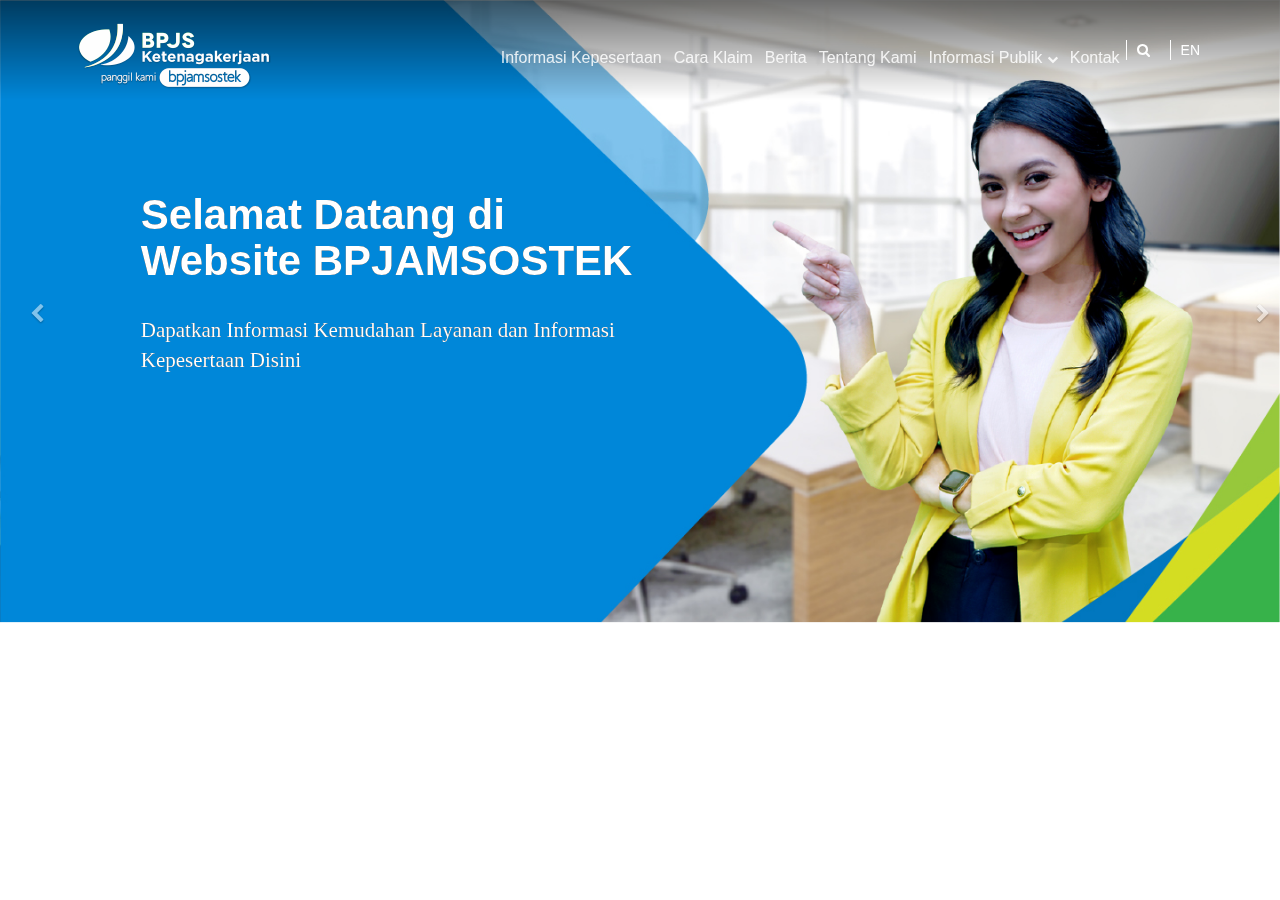
<file: index.html>
<!DOCTYPE html>
<html lang="en">
<head>
    <meta charset="UTF-8">
    <meta http-equiv="X-UA-Compatible" content="IE=edge">
    <meta name="viewport" content="width=device-width, initial-scale=1.0">
    <meta name="description" content="BPJS Ketenagakerjaan memberikan program Jaminan Tenaga Kerja dan perlindungan sosial kepada seluruh pekerja di Indonesia." itemprop="description">
    <meta name="originalTitle" content="Program Jaminan Sosial Tenaga Kerja - BPJS Ketenagakerjaan">
    <title>BPJS Ketenagakerjaan</title>
    <link href="bootstrap.css" rel="stylesheet">
    <link rel="stylesheet" href="custom.css"/>
    <link rel="stylesheet" href="styles.css">
    <link rel="shortcut icon" type="image/png" href="images/favicon.png">
    <link rel="stylesheet" href="https://cdnjs.cloudflare.com/ajax/libs/font-awesome/4.7.0/css/font-awesome.min.css">
    <style>
      .btn.btn-sm.shadow-xl {
        background-color: rgb(255, 255, 255); /* Set the background color to blue */
        color: rgb(14, 71, 157); /* Set the text color to white */
        border: none; /* Remove any border */
        padding: 10px 20px; /* Adjust padding as needed */
        font-size: 14px; /* Adjust font size as needed */
        border-radius: 5px; /* Optional: add border radius for rounded corners */
        transition: background-color 0.3s ease; /* Optional: add a transition for hover effect */
      }
      .btn.btn-sm.shadow-xl:hover {
        background-color: rgb(255, 255, 255); /* Change the background color on hover */
      }
    </style>
</head>
<body class="ui-transparent-nav">
    <!-- Navbar Fixed + Default -->
    <nav class="navbar navbar-fixed-top transparent navbar-default">
        <div class="container container-nav">
            <!-- Navbar Logo -->
            <a class="ui-variable-logo navbar-brand" href="/" title="BPJamsostek">
                <!-- Default Logo -->
                <img class="logo-default" src="images/logo-bpjamsostek-color.svg" alt="BPJS Ketenagakerjaan - BPJamsostek" data-uhd>
                <!-- Transparent Logo -->
                <img class="logo-transparent" src="images/download.png" alt="BPJS Ketenagakerjaan - BPJamsostek" data-uhd>
            </a><!-- .navbar-brand -->
            <!-- Navbar Toggle -->
            <a href="#" class="ui-mobile-nav-toggle pull-right mt-10"></a>
            <!-- Navbar Button -->
            <a href="/en" class="btn btn-sm pull-right mt-25"><span class="icon-globe"></span> EN</a>
            <a href="/search.html" class="btn btn-sm btn-search pull-right mt-25"><i class="fa fa-search"></i></a>
            <!-- Navbar Navigation -->
            <div class="ui-navigation navbar-right mt-10">
               <ul class="nav navbar-nav">
                  <!-- Nav Item -->
                  <li><a href="/informasi.html"><span>Informasi Kepesertaan</span></a></li>
                  <!-- Nav Item -->
                  <li><a href="/cara-klaim.html"><span>Cara Klaim</span></a></li>
                  <!-- Nav Item -->
                  <li><a href="/berita.html"><span>Berita</span></a></li>
                  <!-- Nav Item -->
                  <li><a href="/tentang-kami.html"><span>Tentang Kami</span></a></li>
                  <li class="dropdown">
                     <a class="dropdown-toggle" data-toggle="dropdown" href="#"><span>Informasi Publik <span></span><span class="fa fa-chevron-down" style="font-size: 11px"></span></span></a>
                     <ul class="dropdown-menu">
                        <li><a href="/laporan-pengelolaan-program.html"><span class="icon-submenu icon-kinerja"></span>Laporan Pengelolaan Program</a></li>
                        <li><a href="/laporan-terintegrasi.html"><span class="icon-submenu icon-kinerja"></span>Laporan Terintegrasi</a></li>
                        <li><a href="/good-governance.html"><span class="icon-submenu icon-good-governance"></span>Good Governance</a></li>
                        <li><a href="/peraturan.html"><span class="icon-submenu icon-peraturan"></span>Peraturan-Peraturan</a></li>
                        <li><a href="/tanggung-jawab-sosial-lingkungan.html"><span class="icon-submenu icon-tjsl"></span>TJSL</a></li>
                        <li><a href="https://e-ppid.bpjsketenagakerjaan.go.id/"><span class="icon-submenu icon-tjsl"></span>E-PPID</a></li>
                        <li><a href="investasi.html"><span class="icon-submenu icon-tjsl"></span>Investasi</a></li>
                     </ul>
                  </li>
                    <!-- Nav Item -->
                  <li><a href="/kontak.html"><span>Kontak</span></a></li>
               </ul><!-- .navbar-nav -->
            </div><!-- .ui-navigation -->
         </div><!-- .container -->
    </nav><!-- nav -->
    <div id="homepage" class="main" role="main">
      <div class="section-home-slider">
         <div id="banner" class="carousel slide ui-blue-color" data-ride="carousel">
         <div class="carousel-inner">
            <div class="item active">
               <img src="images/banner_hd_Artboard_22-100.jpg" alt="Banner1"class="web-banner" style="width:100%;">
               <img src="images/banner_mobile_Artboard_23_3-100.jpg" alt="Banner1"class="mobile-banner" style="width:100%;">
               <div class="carousel-caption">   
                  <h1 class="heading animate" data-show="fade-in-up-big" data-delay="100">
                     Selamat Datang di<br> Website BPJAMSOSTEK
                  </h1>      
                  <p class="paragraph animate" data-show="fade-in-up-big" data-delay="400">
                     Dapatkan Informasi Kemudahan Layanan dan Informasi Kepesertaan Disini
                  </p>
               </div>
            </div>    
            <div class="item ">
               <img src="images/banner_hd_Banner_WEB_MLT.png" alt="Banner2"class="web-banner" style="width:100%;">
               <img src="images/banner_mobile_banner_MLT.png" alt="Banner2"class="mobile-banner" style="width:100%;">
               <div class="carousel-caption">
                  <h1 class="heading animate" data-show="fade-in-up-big" data-delay="100">
                     Manfaatkan Layanan Tambahan Berupa Fasilitas Pembiayaan Perumahan Pekerja
                  </h1>    
                  <p class="paragraph animate" data-show="fade-in-up-big" data-delay="400">
                     Kemudahan pinjaman Kepemilikan tempat tinggal Dengan Bunga pinjaman yang flat dan Kemudahan proses pengajuan. Jadi semua peserta  bisa mewujudkan impian memiliki tempat tinggal 
                  </p>
                  <div class="actions animate" data-show="fade-in-up-big" data-delay="600">
                     <a href="https://www.bpjsketenagakerjaan.go.id/perumahan.html" target="_blank" class="btn btn-sm shadow-xl">
                        Lihat Selengkapnya
                        <i class="fa fa-arrow-right"></i>
                     </a>
                  </div>
               </div>
            </div>
            <div class="item ">
               <img src="images/banner_hd_Web_Banner_-_Anti_Gratifikasi-01_(2).jpg" alt="Banner3"class="web-banner" style="width:100%;">
               <img src="images/banner_mobile_Web_Banner_-_Anti_Gratifikasi-02_(2).jpg" alt="Banner3"class="mobile-banner" style="width:100%;">
               <div class="carousel-caption">
                  <h1 class="heading animate" data-show="fade-in-up-big" data-delay="100">
                     Terima Kasih Untuk Tidak Melakukan Pemberian Apapun 
                  </h1>     
                  <p class="paragraph animate" data-show="fade-in-up-big" data-delay="400">
                     Kami menghargai upaya untuk tidak melakukan pemberian apa pun kepada Insan BPJAMSOSTEK, selain ucapan terima kasih yang tulus dari hati.
                  </p>
               </div>
            </div>
            <div class="item ">
               <img src="images/banner_hd_Banner_WEB_auto_Deber.png" alt="Banner4"class="web-banner" style="width:100%;">
               <img src="images/banner_mobile_Banner_Mob_auto_Deber.png" alt="Banner4"class="mobile-banner" style="width:100%;">
               <div class="carousel-caption">
                  <h1 class="heading animate" data-show="fade-in-up-big" data-delay="100">
                     Bayar Iuran Sektor Mikro Kecil Pake Autodebet 
                  </h1>   
                  <p class="paragraph animate" data-show="fade-in-up-big" data-delay="400">
                     Jadi Lebih Mudah dan Praktis
                  </p>
               </div>
            </div>    
            <div class="item ">
               <img src="images/banner_hd_Artboard_39@2x.png" alt="Banner5"class="web-banner" style="width:100%;">
               <img src="images/banner_mobile_Artboard_38@2x.png" alt="Banner5"class="mobile-banner" style="width:100%;">
               <div class="carousel-caption">
                  <h1 class="heading animate" data-show="fade-in-up-big" data-delay="100">
                     Produktif Di Masa Muda <br>Sejahtera Di Masa Tua
                  </h1>
                  <p class="paragraph animate" data-show="fade-in-up-big" data-delay="400">
                     Menabung di Masa Muda Nikmati di Hari Tua
                  </p>
                  <div class="actions animate" data-show="fade-in-up-big" data-delay="600">
                     <a href="https://www.bpjsketenagakerjaan.go.id/tetap-sejahtera.html" target="_blank" class="btn btn-sm shadow-xl">
                        Lihat Selengkapnya
                        <i class="fa fa-arrow-right"></i>
                     </a>
                  </div>
               </div>
            </div>
            <div class="item ">
               <img src="images/banner_hd_JKP_Banner_Besar.png" alt="Banner6"class="web-banner" style="width:100%;">
               <img src="images/banner_mobile_Artboard_23-100.jpg" alt="Banner6"class="mobile-banner" style="width:100%;">
               <div class="carousel-caption">
                  <h1 class="heading animate" data-show="fade-in-up-big" data-delay="100">
                     Gak Perlu Worry,<br>#AyoKerjaLagi
                  </h1> 
                  <p class="paragraph animate" data-show="fade-in-up-big" data-delay="400">
                     Dapatkan 3 Manfaat Jaminan Kehilangan Pekerjaan bagi pekerja yang ter-PHK
                  </p>
                  <div class="actions animate" data-show="fade-in-up-big" data-delay="600">
                     <a href="https://www.bpjsketenagakerjaan.go.id/jaminan-kehilangan-pekerjaan.html" target="_blank" class="btn btn-sm shadow-xl">
                        Lihat Selengkapnya
                        <i class="fa fa-arrow-right"></i>
                     </a>
                  </div>
               </div>
            </div>
            <div class="item ">
               <img src="images/banner_hd_PU_menggandeng_BPU_Banner-100.jpg" alt="Banner7"class="web-banner" style="width:100%;">
               <img src="images/banner_mobile_PU_menggandeng_BPU_Mobile_Banner-100.jpg" alt="Banner7"class="mobile-banner" style="width:100%;">
               <div class="carousel-caption">
                  <h1 class="heading animate" data-show="fade-in-up-big" data-delay="100">
                     Ayo Sejahterakan Pekerja Sekitar Anda
                  </h1>      
                  <p class="paragraph animate" data-show="fade-in-up-big" data-delay="400">
                     Daftarkan suami/ istri yang bekerja, PRT, sopir pribadi, tukang kebun, petugas keamanan, petugas kebersihan, dan lainnya menjadi peserta BPJAMSOSTEK. Mulai dari Rp36.800,- / bulan. Melalui Aplikasi JMO.
                  </p>
               </div>
            </div>
            <div class="item ">
               <img src="images/banner_hd_banner_hd_Banner-BPU.jpeg" alt="Banner8"class="web-banner" style="width:100%;">
               <img src="images/banner_mobile_banner_mobile_Banner-BPU-MOBILE.jpeg" alt="Banner8"class="mobile-banner" style="width:100%;">
               <div class="carousel-caption">
                  <h1 class="heading animate" data-show="fade-in-up-big" data-delay="100">
                     Siapapun Bisa<br>Jadi Peserta
                  </h1>
                  <p class="paragraph animate" data-show="fade-in-up-big" data-delay="400">
                     Pekerja Mandiri juga dapat memperoleh perlindungan Jaminan Sosial Ketenagakerjaan
                  </p>
                  <div class="actions animate" data-show="fade-in-up-big" data-delay="600">
                     <a href="https://bpjsketenagakerjaan.go.id/bukan-penerima-upah.html" target="_blank" class="btn btn-sm shadow-xl">
                        Lihat Selengkapnya
                        <i class="fa fa-arrow-right"></i>
                     </a>
                  </div>
               </div>
            </div>
            <div class="item ">
               <img src="images/banner_hd_mudah-bayar.jpg" alt="Banner9"class="web-banner" style="width:100%;">
               <img src="images/banner_mobile_mobile-mudah-bayar-100.jpg" alt="Banner9"class="mobile-banner" style="width:100%;">
               <div class="carousel-caption">
                  <h1 class="heading animate" data-show="fade-in-up-big" data-delay="100">
                     Daftar & Bayar <br> BPJAMSOSTEK <br> Makin Mudah
                  </h1>     
                  <p class="paragraph animate" data-show="fade-in-up-big" data-delay="400">
                     Ayo dapatkan Perlindungan atas Risiko Kecelakaan Kerja, Kematian &amp; Hari Tua, cukup pake HP melalui Mitra BPJS Ketenagakerjaan
                  </p>
               </div>
            </div>    
            <div class="item ">
               <img src="images/banner_hd_banner_hd_Artboard_25_3-100.jpeg" alt="Banner10"class="web-banner" style="width:100%;">
               <img src="images/banner_mobile_banner_mobile_Artboard_23_4-100.jpeg" alt="Banner10"class="mobile-banner" style="width:100%;">
               <div class="carousel-caption">
                  <h1 class="heading animate" data-show="fade-in-up-big" data-delay="100">
                     Instruksi Presiden RI<br>Nomor 2 Tahun 2021
                  </h1>
                  <p class="paragraph animate" data-show="fade-in-up-big" data-delay="400">
                     Tentang Optimalisasi Pelaksanaan Program Jaminan Sosial Ketenagakerjaan
                  </p>
                  <div class="actions animate" data-show="fade-in-up-big" data-delay="600">
                     <a href="https://www.bpjsketenagakerjaan.go.id/inpres.html" target="_blank" class="btn btn-sm shadow-xl">
                        Lihat Selengkapnya
                        <i class="fa fa-arrow-right"></i>
                     </a>
                  </div>
               </div>
            </div>
            <div class="item ">
               <img src="images/banner_hd_Banner_Comarketing-100.jpg" alt="Banner11"class="web-banner" style="width:100%;">
               <img src="images/banner_mobile_Mobile_Banner_Comarketing-100.jpg" alt="Banner11"class="mobile-banner" style="width:100%;">
               <div class="carousel-caption">
                  <h1 class="heading animate" data-show="fade-in-up-big" data-delay="100">
                     Dapatkan Diskon dan Penawaran Menarik 
                  </h1>
                  <p class="paragraph animate" data-show="fade-in-up-big" data-delay="400">
                     Temukan ragam pilihan merchant untuk pengalaman terbaik bagi peserta BPJAMSOSTEK
                  </p>
                  <div class="actions animate" data-show="fade-in-up-big" data-delay="600">
                     <a href="https://www.bpjsketenagakerjaan.go.id/co-marketing.html" target="_blank" class="btn btn-sm shadow-xl">
                        Lihat Selengkapnya
                        <i class="fa fa-arrow-right"></i>
                     </a>
                  </div>
               </div>
            </div>
            <div class="item ">
               <img src="images/banner_hd_Kerja_Keras_Bebas_Cemas_Banner-100.jpg" alt="Banner12"class="web-banner" style="width:100%;">
               <img src="images/banner_mobile_Kerja_Keras_Bebas_Cemas_Web_Banner-100.jpg" alt="Banner12"class="mobile-banner" style="width:100%;">
               <div class="carousel-caption">
                  <h1 class="heading animate" data-show="fade-in-up-big" data-delay="100">
                     Kerja Keras Bebas Cemas 
                  </h1>
                  <p class="paragraph animate" data-show="fade-in-up-big" data-delay="400">
                     Apa pun pekerjaan Anda, semua bisa daftar jadi peserta BPJS Ketenagakerjaan. Pasti Aman, Pasti Cair, Pasti Tenang
                  </p>
               </div>
            </div>
            <div class="item ">
               <img src="images/banner_hd_Artboard_39@2x.png" alt="Banner12"class="web-banner" style="width:100%;">
               <img src="images/banner_mobile_Artboard_38@2x.png" alt="Banner12"class="mobile-banner" style="width:100%;">
               <div class="carousel-caption">
                  <h1 class="heading animate" data-show="fade-in-up-big" data-delay="100">
                     Our Investment
                  </h1>
                  <p class="paragraph animate" data-show="fade-in-up-big" data-delay="400">
                     BPJS Ketenagakerjaan mengelola dana investasi dalam rangka lebih mengefektifkan dan mengoptimalkan
                     pengelolaan serta pengembangan dana Jaminan Sosial dan dana Badan Penyelenggara Jaminan Sosial
                     Ketenagakerjaan.
                  </p>
               </div>
            </div>
            <!-- Controls -->
            <a class="left carousel-control" href="#banner" role="button" data-slide="prev">
               <span class="fa fa-chevron-left" aria-hidden="true"></span>
               <span class="sr-only">Previous</span>
           </a>
           <a class="right carousel-control" href="#banner" role="button" data-slide="next">
               <span class="fa fa-chevron-right" aria-hidden="true"></span>
               <span class="sr-only">Next</span>
           </a>           
         </div>
      </div>
   </div>
   <script src="https://code.jquery.com/jquery-3.6.0.min.js"></script>
   <script src="https://maxcdn.bootstrapcdn.com/bootstrap/3.4.1/js/bootstrap.min.js"></script>
   <script>
      $(document).ready(function(){
         $('.carousel').carousel({
               interval: 5000 // Change interval here for different time duration
         });
      });
   </script>
</body>
</html>
</file>
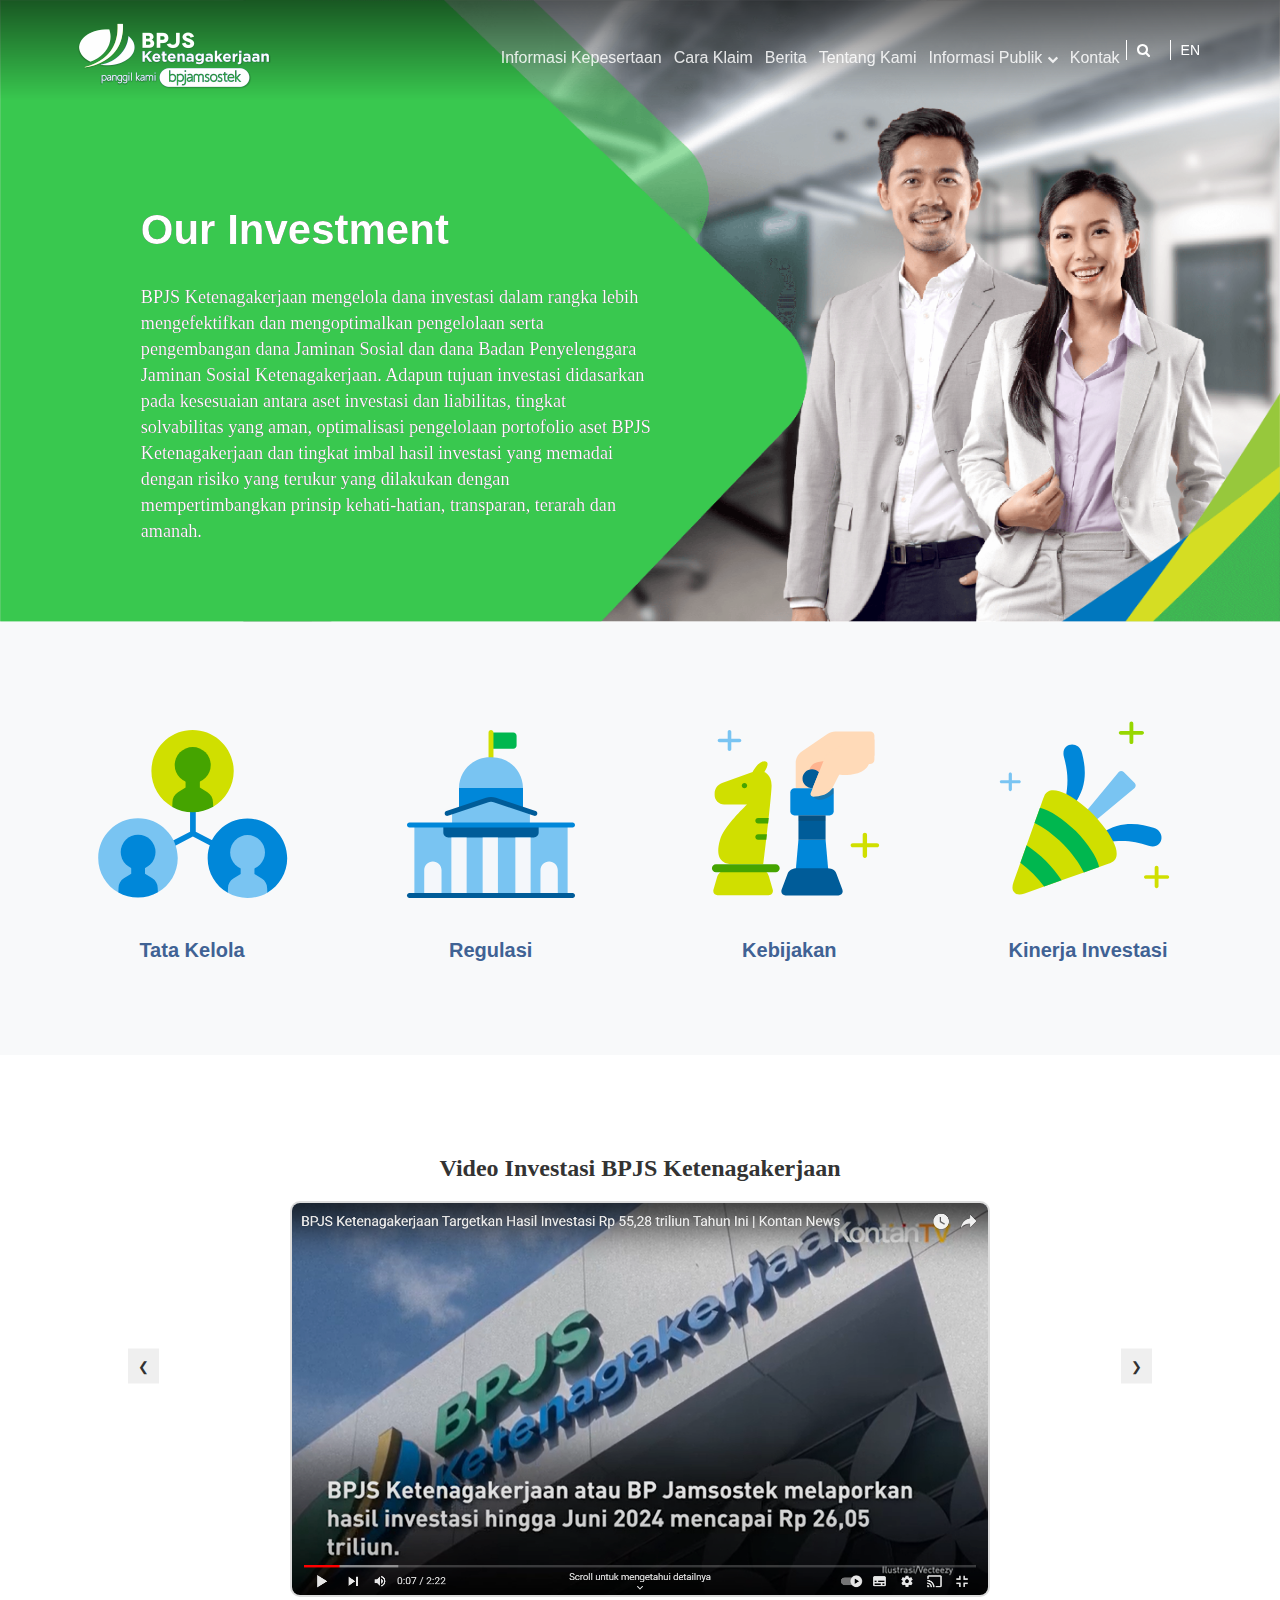
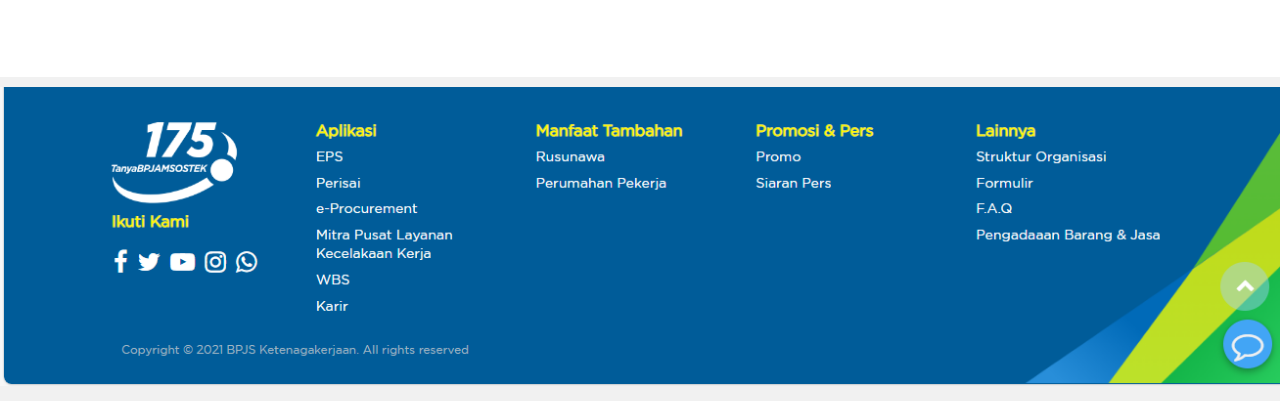
<file: investasi.html>
<!DOCTYPE html>
<html lang="en">
<head>
    <meta charset="UTF-8">
    <meta http-equiv="X-UA-Compatible" content="IE=edge">
    <meta name="viewport" content="width=device-width, initial-scale=1.0">
    <meta name="description" content="BPJS Ketenagakerjaan memberikan program Jaminan Tenaga Kerja dan perlindungan sosial kepada seluruh pekerja di Indonesia." itemprop="description">
    <meta name="originalTitle" content="Program Jaminan Sosial Tenaga Kerja - BPJS Ketenagakerjaan">
    <title>BPJS Ketenagakerjaan</title>
    <link href="bootstrap.css" rel="stylesheet">
    <link rel="stylesheet" href="custom.css"/>
    <link rel="stylesheet" href="styles.css">
    <link rel="shortcut icon" type="image/png" href="images/favicon.png">
    <link rel="stylesheet" href="https://cdnjs.cloudflare.com/ajax/libs/font-awesome/4.7.0/css/font-awesome.min.css">
</head>
<body class="ui-transparent-nav">
  <!-- Navbar Fixed + Default -->
  <nav class="navbar navbar-fixed-top transparent navbar-default">
    <div class="container container-nav">
      <!-- Navbar Logo -->
      <a class="ui-variable-logo navbar-brand" href="/" title="BPJamsostek">
          <!-- Default Logo -->
          <img class="logo-default" src="images/logo-bpjamsostek-color.svg" alt="BPJS Ketenagakerjaan - BPJamsostek" data-uhd>
          <!-- Transparent Logo -->
          <img class="logo-transparent" src="images/download.png" alt="BPJS Ketenagakerjaan - BPJamsostek" data-uhd>
      </a><!-- .navbar-brand -->
      <!-- Navbar Toggle -->
      <a href="#" class="ui-mobile-nav-toggle pull-right mt-10"></a>
      <!-- Navbar Button -->
      <a href="/en" class="btn btn-sm pull-right mt-25"><span class="icon-globe"></span> EN</a>
      <a href="/search.html" class="btn btn-sm btn-search pull-right mt-25"><i class="fa fa-search"></i></a>
      <!-- Navbar Navigation -->
      <div class="ui-navigation navbar-right mt-10">
        <ul class="nav navbar-nav">
          <!-- Nav Item -->
          <li><a href="/informasi.html"><span>Informasi Kepesertaan</span></a></li>
          <!-- Nav Item -->
          <li><a href="/cara-klaim.html"><span>Cara Klaim</span></a></li>
          <!-- Nav Item -->
          <li><a href="/berita.html"><span>Berita</span></a></li>
          <!-- Nav Item -->
          <li><a href="/tentang-kami.html"><span>Tentang Kami</span></a></li>
          <li class="dropdown">
            <a class="dropdown-toggle" data-toggle="dropdown" href="#"><span>Informasi Publik <span></span><span class="fa fa-chevron-down" style="font-size: 11px"></span></span></a>
            <ul class="dropdown-menu">
              <li><a href="/laporan-pengelolaan-program.html"><span class="icon-submenu icon-kinerja"></span>Laporan Pengelolaan Program</a></li>
              <li><a href="/laporan-terintegrasi.html"><span class="icon-submenu icon-kinerja"></span>Laporan Terintegrasi</a></li>
              <li><a href="/good-governance.html"><span class="icon-submenu icon-good-governance"></span>Good Governance</a></li>
              <li><a href="/peraturan.html"><span class="icon-submenu icon-peraturan"></span>Peraturan-Peraturan</a></li>
              <li><a href="/tanggung-jawab-sosial-lingkungan.html"><span class="icon-submenu icon-tjsl"></span>TJSL</a></li>
              <li><a href="https://e-ppid.bpjsketenagakerjaan.go.id/"><span class="icon-submenu icon-tjsl"></span>E-PPID</a></li>
            </ul>
          </li>
          <!-- Nav Item -->
          <li><a href="/kontak.html"><span>Kontak</span></a></li>
        </ul><!-- .navbar-nav -->
      </div><!-- .ui-navigation -->
    </div><!-- .container -->
  </nav><!-- nav -->

  <style>
    .carousel-indicators li { visibility: hidden; }
    .heading{
        font-size: 1.6rem;
    }
  </style>

  <div id="homepage-invest" class="main" role="main">
    <div class="carousel-inner">
    <div class="item active">
      <img src="images/banner_hd_Artboard_39@2x.png" alt="Investment BPJAMSOSTEK" class="web-banner" style="width:100%;">
      <img src="images/banner_mobile_Artboard_38@2x.png" alt="Investment BPJAMSOSTEK" class="mobile-banner" style="width:100%;">
      <div class="carousel-caption">   
        <h1 class="heading animate" data-show="fade-in-up-big" data-delay="100">
          Our Investment
        </h1>      
        <p class="investment animate" data-show="fade-in-up-big" data-delay="400" style="font-weight:lighter; font-family: Cambria, Cochin, Georgia, Times, 'Times New Roman', serif;">
          BPJS Ketenagakerjaan mengelola dana investasi dalam rangka lebih mengefektifkan dan mengoptimalkan
          pengelolaan serta pengembangan dana Jaminan Sosial dan dana Badan Penyelenggara Jaminan Sosial
          Ketenagakerjaan. Adapun tujuan investasi didasarkan pada kesesuaian antara aset investasi dan liabilitas,
          tingkat solvabilitas yang aman, optimalisasi pengelolaan portofolio aset BPJS Ketenagakerjaan dan tingkat
          imbal hasil investasi yang memadai dengan risiko yang terukur yang dilakukan dengan mempertimbangkan
          prinsip kehati-hatian, transparan, terarah dan amanah.
        </p>
      </div>
    </div>
  </div>

  <div class="section-menu bg-light animate text-center">
    <div class="animate" data-show="fade-in-up-big" data-delay="50">
      <div class="container gg-content-main-2">
        <div class="col-md-3 col-xs-6">
          <a href="tatakelola.html">
            <img src="images/illustration-tatakelola.svg" alt="">
            <p>Tata Kelola</p>
          </a>
        </div>
        <div class="col-md-3 col-xs-6">
          <a href="regulasi.html">
            <img src="images/illustration-regulasi.svg" alt="">
            <p>Regulasi</p>
          </a>
        </div>
        <div class="col-md-3 col-xs-6">
          <a href="kebijakan.html">
            <img src="images/illustration-kebijakan.svg" alt="">
            <p>Kebijakan</p>
          </a>
        </div>
        <div class="col-md-3 col-xs-6">
          <a href="kinerja.html">
            <img src="images/illustration-kinerja.svg" alt="">
            <p>Kinerja Investasi</p>
          </a>
        </div>
      </div>
    </div>
  </div>

  <div class="section-yt">
    <h2 class="carousel-title">Video Investasi BPJS Ketenagakerjaan</h2>
    <div class="carousel-yt">
        <div class="carousel-inner-yt">
            <div class="carousel-item-yt active">
                <img src="images/yt1.png" alt="Image 1">
            </div>
            <div class="carousel-item-yt">
                <img src="images/yt2.png" alt="Image 2">
            </div>
            <div class="carousel-item-yt">
                <img src="images/yt3.png" alt="Image 3">
            </div>
        </div>
    </div>
    <button class="carousel-control-yt prev" onclick="prevSlide()">&#10094;</button>
    <button class="carousel-control-yt next" onclick="nextSlide()">&#10095;</button>
  </div>

  <script>
    let currentSlide = 0;
    function showSlide(index) {
        const slides = document.querySelectorAll('.carousel-item-yt');
        if (index >= slides.length) {
            currentSlide = 0;
        } else if (index < 0) {
            currentSlide = slides.length - 1;
        } else {
            currentSlide = index;
        }
        const offset = -currentSlide * 100;
        document.querySelector('.carousel-inner-yt').style.transform = `translateX(${offset}%)`;
    }

    function nextSlide() {
        showSlide(currentSlide + 1);
    }

    function prevSlide() {
        showSlide(currentSlide - 1);
    }

    document.addEventListener('DOMContentLoaded', () => {
        showSlide(currentSlide);
    });
  </script>

  <footer>
    <img src="images/footer.png" alt="Screenshot" class="footer-image">
  </footer>
</body>
</html>
</file>
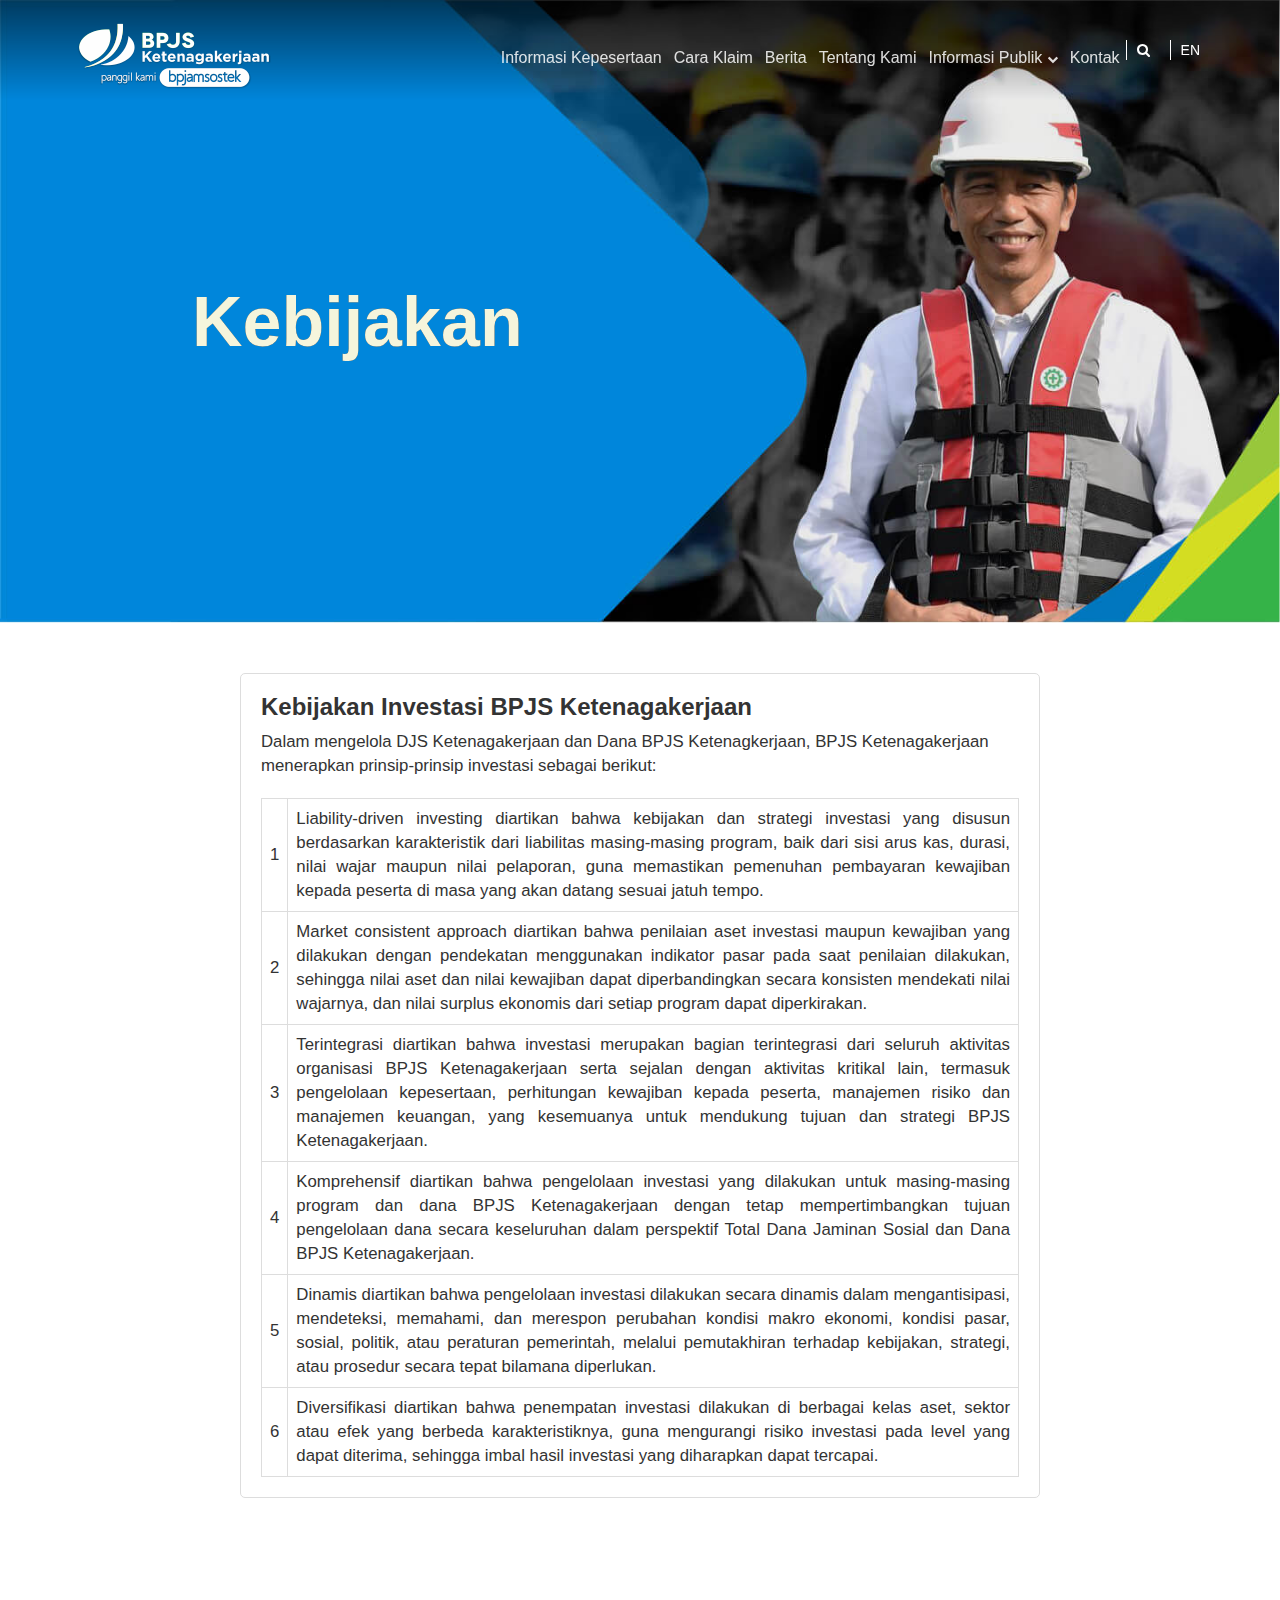
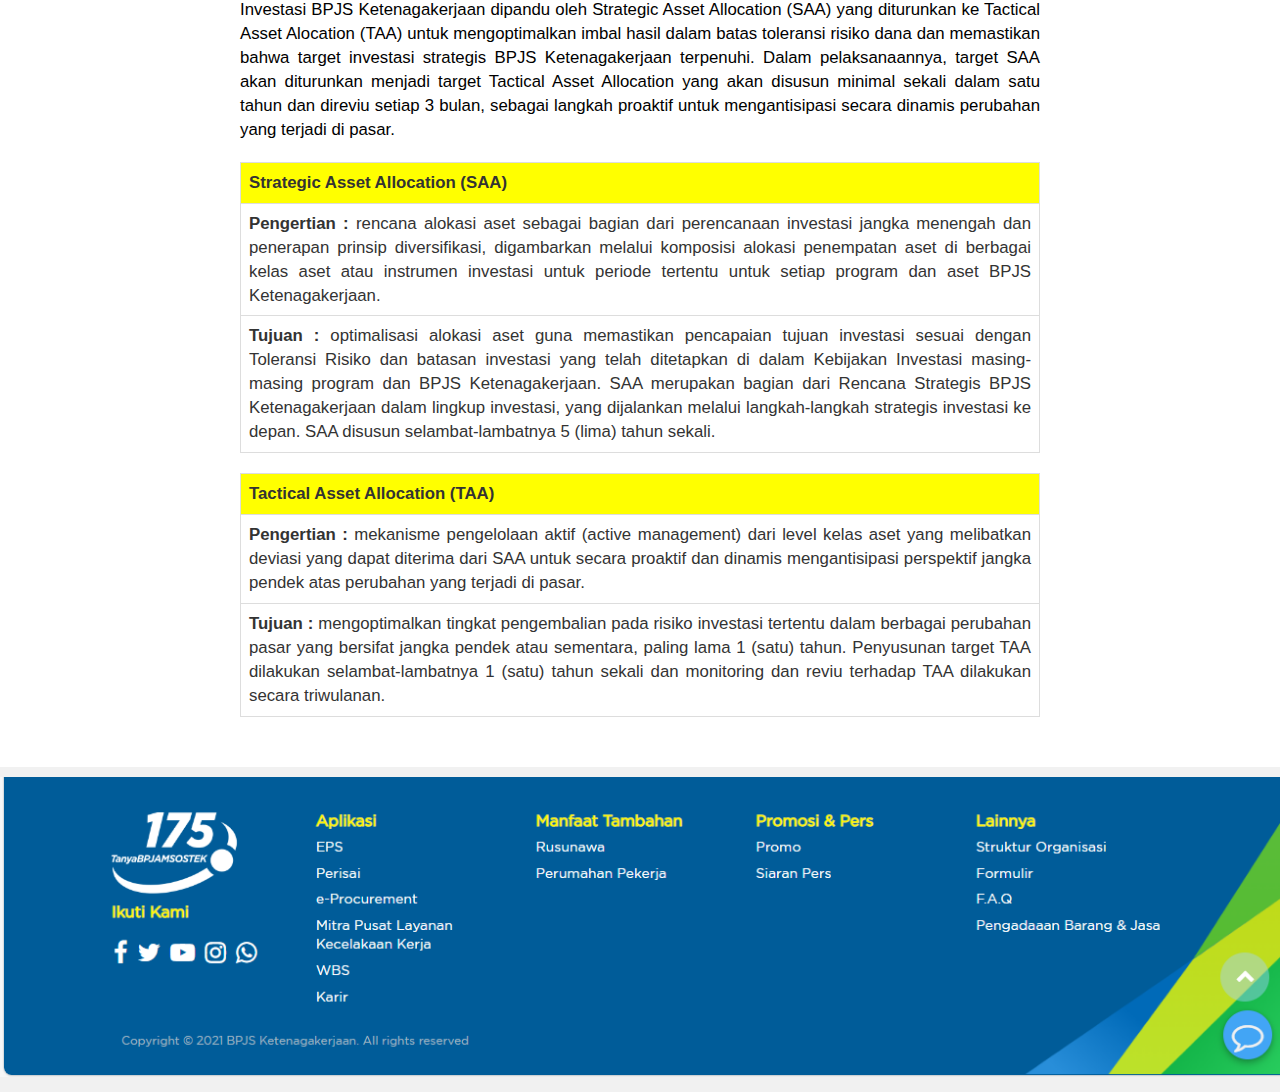
<file: kebijakan.html>
<!DOCTYPE html>
<html lang="en">
<head>
    <meta charset="UTF-8">
    <meta http-equiv="X-UA-Compatible" content="IE=edge">
    <meta name="viewport" content="width=device-width, initial-scale=1.0">
    <meta name="description" content="BPJS Ketenagakerjaan memberikan program Jaminan Tenaga Kerja dan perlindungan sosial kepada seluruh pekerja di Indonesia." itemprop="description">
    <meta name="originalTitle" content="Program Jaminan Sosial Tenaga Kerja - BPJS Ketenagakerjaan">
    <title>BPJS Ketenagakerjaan</title>
    <link href="bootstrap.css" rel="stylesheet">
    <link rel="stylesheet" href="custom.css"/>
    <link rel="stylesheet" href="styles.css">
    <link rel="shortcut icon" type="image/png" href="images/favicon.png">
    <link rel="stylesheet" href="https://cdnjs.cloudflare.com/ajax/libs/font-awesome/4.7.0/css/font-awesome.min.css">
</head>
<body class="ui-transparent-nav">
    <!-- Navbar Fixed + Default -->
    <nav class="navbar navbar-fixed-top transparent navbar-default">
      <div class="container container-nav">
        <!-- Navbar Logo -->
        <a class="ui-variable-logo navbar-brand" href="/" title="BPJamsostek">
            <!-- Default Logo -->
            <img class="logo-default" src="images/logo-bpjamsostek-color.svg" alt="BPJS Ketenagakerjaan - BPJamsostek" data-uhd>
            <!-- Transparent Logo -->
            <img class="logo-transparent" src="images/download.png" alt="BPJS Ketenagakerjaan - BPJamsostek" data-uhd>
        </a><!-- .navbar-brand -->
        <!-- Navbar Toggle -->
        <a href="#" class="ui-mobile-nav-toggle pull-right mt-10"></a>
        <!-- Navbar Button -->
        <a href="/en" class="btn btn-sm pull-right mt-25"><span class="icon-globe"></span> EN</a>
        <a href="/search.html" class="btn btn-sm btn-search pull-right mt-25"><i class="fa fa-search"></i></a>
        <!-- Navbar Navigation -->
        <div class="ui-navigation navbar-right mt-10">
          <ul class="nav navbar-nav">
            <!-- Nav Item -->
            <li><a href="/informasi.html"><span>Informasi Kepesertaan</span></a></li>
            <!-- Nav Item -->
            <li><a href="/cara-klaim.html"><span>Cara Klaim</span></a></li>
            <!-- Nav Item -->
            <li><a href="/berita.html"><span>Berita</span></a></li>
            <!-- Nav Item -->
            <li><a href="/tentang-kami.html"><span>Tentang Kami</span></a></li>
            <li class="dropdown">
              <a class="dropdown-toggle" data-toggle="dropdown" href="#"><span>Informasi Publik <span></span><span class="fa fa-chevron-down" style="font-size: 11px"></span></span></a>
              <ul class="dropdown-menu">
                <li><a href="/laporan-pengelolaan-program.html"><span class="icon-submenu icon-kinerja"></span>Laporan Pengelolaan Program</a></li>
                <li><a href="/laporan-terintegrasi.html"><span class="icon-submenu icon-kinerja"></span>Laporan Terintegrasi</a></li>
                <li><a href="/good-governance.html"><span class="icon-submenu icon-good-governance"></span>Good Governance</a></li>
                <li><a href="/peraturan.html"><span class="icon-submenu icon-peraturan"></span>Peraturan-Peraturan</a></li>
                <li><a href="/tanggung-jawab-sosial-lingkungan.html"><span class="icon-submenu icon-tjsl"></span>TJSL</a></li>
                <li><a href="https://e-ppid.bpjsketenagakerjaan.go.id/"><span class="icon-submenu icon-tjsl"></span>E-PPID</a></li>
              </ul>
            </li>
            <!-- Nav Item -->
            <li><a href="/kontak.html"><span>Kontak</span></a></li>
          </ul><!-- .navbar-nav -->
        </div><!-- .ui-navigation -->
      </div><!-- .container -->
    </nav><!-- nav -->

    <div id="homepage-kebijakan" class="main" role="main">
        <div class="carousel-inner">
        <div class="item-bg">
            <img src="images/banner_hd_banner_hd_Artboard_25_3-100.jpeg" alt="Investment BPJAMSOSTEK" class="web-banner" style="width:100%;">
            <img src="images/banner_mobile_banner_mobile_Artboard_23_4-100.jpeg" alt="Investment BPJAMSOSTEK" class="mobile-banner" style="width:100%;">
            <div class="carousel-caption">   
            <h1 class="heading-takel" data-show="fade-in-up-big" data-delay="100">
                Kebijakan
            </h1>      
            </div>
        </div>
    </div>

    <div role="tabpanel" class="tab-pane active" id="issaGuide">
        <div class="row ui-icon-blocks ui-blocks-h ui-stats icons-lg">
            <div class="container container-bodytipis gg-tata-kelola">
                <h3 style="padding:0px;">Kebijakan Investasi BPJS Ketenagakerjaan</h3>
                <p>Dalam mengelola DJS Ketenagakerjaan dan Dana BPJS Ketenagkerjaan, BPJS Ketenagakerjaan menerapkan prinsip-prinsip investasi sebagai berikut: </p>
                <table class="table-issa-guideline-kb">
                    <tr>
                        <td>1</td>
                        <td>Liability-driven investing diartikan bahwa kebijakan dan strategi investasi yang disusun berdasarkan karakteristik dari liabilitas masing-masing program, baik dari sisi arus kas, durasi, nilai wajar maupun nilai pelaporan, guna memastikan pemenuhan pembayaran kewajiban kepada peserta di masa yang akan datang sesuai jatuh tempo.</td>
                    </tr>
                    <tr>
                        <td>2</td>
                        <td>Market consistent approach diartikan bahwa penilaian aset investasi maupun kewajiban yang dilakukan dengan pendekatan menggunakan indikator pasar pada saat penilaian dilakukan, sehingga nilai aset dan nilai kewajiban dapat diperbandingkan secara konsisten mendekati nilai wajarnya, dan nilai surplus ekonomis dari setiap program dapat diperkirakan.</td>
                    </tr>
                    <tr>
                        <td>3</td>
                        <td>Terintegrasi diartikan bahwa investasi merupakan bagian terintegrasi dari seluruh aktivitas organisasi BPJS Ketenagakerjaan serta sejalan dengan aktivitas kritikal lain, termasuk pengelolaan kepesertaan, perhitungan kewajiban kepada peserta, manajemen risiko dan manajemen keuangan, yang kesemuanya untuk mendukung tujuan dan strategi BPJS Ketenagakerjaan.</td>
                    </tr>
                    <tr>
                        <td>4</td>
                        <td>Komprehensif diartikan bahwa pengelolaan investasi yang dilakukan untuk masing-masing program dan dana BPJS Ketenagakerjaan dengan tetap mempertimbangkan tujuan pengelolaan dana secara keseluruhan dalam perspektif Total Dana Jaminan Sosial dan Dana BPJS Ketenagakerjaan.</td>
                    </tr>
                    <tr>
                        <td>5</td>
                        <td>Dinamis diartikan bahwa pengelolaan investasi dilakukan secara dinamis dalam mengantisipasi, mendeteksi, memahami, dan merespon perubahan kondisi makro ekonomi, kondisi pasar, sosial, politik, atau peraturan pemerintah, melalui pemutakhiran terhadap kebijakan, strategi, atau prosedur secara tepat bilamana diperlukan.</td>
                    </tr>
                    <tr>
                        <td>6</td>
                        <td>Diversifikasi diartikan bahwa penempatan investasi dilakukan di berbagai kelas aset, sektor atau efek yang berbeda karakteristiknya, guna mengurangi risiko investasi pada level yang dapat diterima, sehingga imbal hasil investasi yang diharapkan dapat tercapai.</td>
                    </tr>
                </table>
            </div>
        </div>
    </div>
    
    <div class="container container-SAA gg-tata-kelola">
        <a>Investasi BPJS Ketenagakerjaan dipandu oleh Strategic Asset Allocation (SAA) yang diturunkan ke Tactical Asset Alocation (TAA) untuk mengoptimalkan imbal hasil dalam batas toleransi risiko dana dan memastikan bahwa target investasi strategis BPJS Ketenagakerjaan  terpenuhi.
            Dalam pelaksanaannya, target SAA akan diturunkan menjadi target Tactical Asset Allocation yang akan disusun minimal sekali dalam satu tahun dan direviu setiap 3 bulan, sebagai langkah proaktif untuk mengantisipasi secara dinamis perubahan yang terjadi di pasar. 
        </a>
        <table class="table-issa-guideline-kb">
            <tr>
                <td colspan="2" class="bg-yellow"><b>Strategic Asset Allocation (SAA)</b></td>
            </tr>
            <tr>
                <td><b>Pengertian : </b>rencana alokasi aset sebagai bagian dari perencanaan investasi jangka menengah dan penerapan prinsip diversifikasi, digambarkan melalui komposisi alokasi penempatan aset di berbagai kelas aset atau instrumen investasi untuk periode tertentu untuk setiap program dan aset BPJS Ketenagakerjaan. </td>
            </tr>
            <tr>
                <td><b>Tujuan : </b>optimalisasi alokasi aset guna memastikan pencapaian tujuan investasi sesuai dengan Toleransi Risiko dan batasan investasi yang telah ditetapkan di dalam Kebijakan Investasi masing-masing program dan BPJS Ketenagakerjaan. SAA merupakan bagian dari Rencana Strategis BPJS Ketenagakerjaan dalam lingkup investasi, yang dijalankan melalui langkah-langkah strategis investasi ke depan. SAA disusun selambat-lambatnya 5 (lima) tahun sekali.</td>
            </tr>
        </table>
        <table class="table-issa-guideline-kb">
            <tr>
                <td colspan="2" class="bg-yellow"><b>Tactical Asset Allocation (TAA)</b></td>
            </tr>
            <tr>
                <td><b>Pengertian : </b>mekanisme pengelolaan aktif (active management) dari level kelas aset yang melibatkan deviasi yang dapat diterima dari SAA untuk secara proaktif dan dinamis mengantisipasi perspektif jangka pendek atas perubahan yang terjadi di pasar.</td>
            </tr>
            <tr>
                <td><b>Tujuan : </b> mengoptimalkan tingkat pengembalian pada risiko investasi tertentu dalam berbagai perubahan pasar yang bersifat jangka pendek atau sementara, paling lama 1 (satu) tahun. Penyusunan target TAA dilakukan selambat-lambatnya 1 (satu) tahun sekali dan monitoring dan reviu terhadap TAA dilakukan secara triwulanan.</td>
            </tr>
        </table>
    </div>
       
    <footer>
        <img src="images/footer.png" alt="Screenshot" class="footer-image">
    </footer>
</body>
</html>
</file>
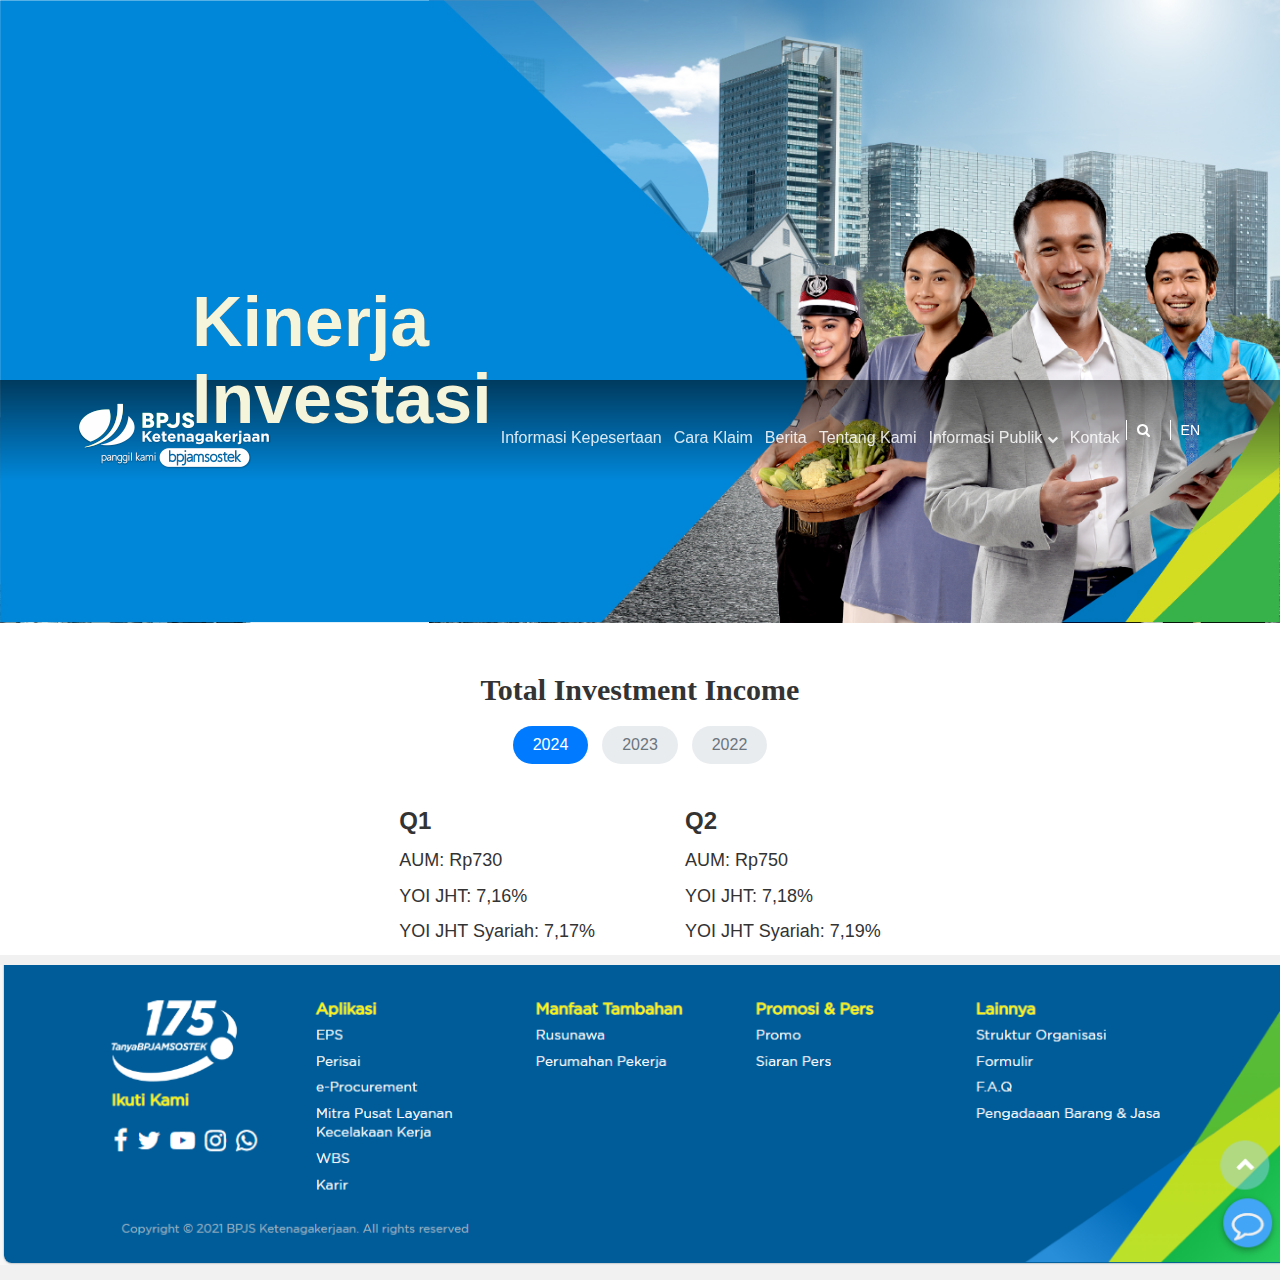
<file: kinerja.html>
<!DOCTYPE html>
<html lang="en">
<head>
    <meta charset="UTF-8">
    <meta http-equiv="X-UA-Compatible" content="IE=edge">
    <meta name="viewport" content="width=device-width, initial-scale=1.0">
    <meta name="description" content="BPJS Ketenagakerjaan memberikan program Jaminan Tenaga Kerja dan perlindungan sosial kepada seluruh pekerja di Indonesia." itemprop="description">
    <meta name="originalTitle" content="Program Jaminan Sosial Tenaga Kerja - BPJS Ketenagakerjaan">
    <title>BPJS Ketenagakerjaan</title>
    <link href="bootstrap.css" rel="stylesheet">
    <link rel="stylesheet" href="custom.css"/>
    <link rel="stylesheet" href="styles.css">
    <link rel="shortcut icon" type="image/png" href="images/favicon.png">
    <link rel="stylesheet" href="https://cdnjs.cloudflare.com/ajax/libs/font-awesome/4.7.0/css/font-awesome.min.css">
    <style>
        /* Inline CSS for button styles */
        .year-btn {
            border: none;
            padding: 10px 20px;
            margin: 0 5px;
            border-radius: 20px;
            font-size: 16px;
            cursor: pointer;
        }

        .year-btn.active {
            background-color: #007bff;
            color: white;
        }

        .year-btn.inactive {
            background-color: #e9ecef;
            color: #6c757d;
        }

        .year-btn-container {
            text-align: center;
            margin: 20px 0;
        }

        .content-container {
            display: flex;
            justify-content: center;
            margin-top: 40px;
            gap: 90px; /* Adjust gap between quarters */
        }

        .quarter {
            text-align: left;
        }

        .quarter-title {
            font-size: 24px;
            font-weight: bold;
        }

        .quarter-detail {
            font-size: 18px;
            font-weight: normal !important; /* Ensure text is not bold */
        }

        h2 {
            text-align: center;
            margin-top: 30px;
        }
    </style>
</head>
<body class="ui-transparent-nav">
    <!-- Navbar Fixed + Default -->
    <nav class="navbar navbar-fixed-top transparent navbar-default">
      <div class="container container-nav">
        <!-- Navbar Logo -->
        <a class="ui-variable-logo navbar-brand" href="/" title="BPJamsostek">
            <!-- Default Logo -->
            <img class="logo-default" src="images/logo-bpjamsostek-color.svg" alt="BPJS Ketenagakerjaan - BPJamsostek" data-uhd>
            <!-- Transparent Logo -->
            <img class="logo-transparent" src="images/download.png" alt="BPJS Ketenagakerjaan - BPJamsostek" data-uhd>
        </a><!-- .navbar-brand -->
        <!-- Navbar Toggle -->
        <a href="#" class="ui-mobile-nav-toggle pull-right mt-10"></a>
        <!-- Navbar Button -->
        <a href="/en" class="btn btn-sm pull-right mt-25"><span class="icon-globe"></span> EN</a>
        <a href="/search.html" class="btn btn-sm btn-search pull-right mt-25"><i class="fa fa-search"></i></a>
        <!-- Navbar Navigation -->
        <div class="ui-navigation navbar-right mt-10">
          <ul class="nav navbar-nav">
            <!-- Nav Item -->
            <li><a href="/informasi.html"><span>Informasi Kepesertaan</span></a></li>
            <!-- Nav Item -->
            <li><a href="/cara-klaim.html"><span>Cara Klaim</span></a></li>
            <!-- Nav Item -->
            <li><a href="/berita.html"><span>Berita</span></a></li>
            <!-- Nav Item -->
            <li><a href="/tentang-kami.html"><span>Tentang Kami</span></a></li>
            <li class="dropdown">
              <a class="dropdown-toggle" data-toggle="dropdown" href="#"><span>Informasi Publik <span></span><span class="fa fa-chevron-down" style="font-size: 11px"></span></span></a>
              <ul class="dropdown-menu">
                <li><a href="/laporan-pengelolaan-program.html"><span class="icon-submenu icon-kinerja"></span>Laporan Pengelolaan Program</a></li>
                <li><a href="/laporan-terintegrasi.html"><span class="icon-submenu icon-kinerja"></span>Laporan Terintegrasi</a></li>
                <li><a href="/good-governance.html"><span class="icon-submenu icon-good-governance"></span>Good Governance</a></li>
                <li><a href="/peraturan.html"><span class="icon-submenu icon-peraturan"></span>Peraturan-Peraturan</a></li>
                <li><a href="/tanggung-jawab-sosial-lingkungan.html"><span class="icon-submenu icon-tjsl"></span>TJSL</a></li>
                <li><a href="https://e-ppid.bpjsketenagakerjaan.go.id/"><span class="icon-submenu icon-tjsl"></span>E-PPID</a></li>
              </ul>
            </li>
            <!-- Nav Item -->
            <li><a href="/kontak.html"><span>Kontak</span></a></li>
          </ul><!-- .navbar-nav -->
        </div><!-- .ui-navigation -->
      </div><!-- .container -->
    </nav><!-- nav -->

    <div id="homepage-regulasi" class="main" role="main">
        <div class="carousel-inner">
        <div class="item-bg">
            <img src="images/banner_hd_PU_menggandeng_BPU_Banner-100.jpg" alt="Investment BPJAMSOSTEK" class="web-banner" style="width:100%;">
            <img src="images/banner_mobile_PU_menggandeng_BPU_Mobile_Banner-100.jpg" alt="Investment BPJAMSOSTEK" class="mobile-banner" style="width:100%;">
            <div class="carousel-caption">   
            <h1 class="heading-takel" data-show="fade-in-up-big" data-delay="100">
                Kinerja Investasi
            </h1>      
            </div>
        </div>
    </div>

    <div class="container">
        <h2 style="text-align: center; margin-top: 50px; font-weight: bold;">Total Investment Income</h2>
        <div class="year-btn-container">
            <button class="year-btn inactive" data-year="2024">2024</button>
            <button class="year-btn inactive" data-year="2023">2023</button>
            <button class="year-btn active" data-year="2022">2022</button>
        </div>
        <div id="performance-content" class="text-center" style="margin-top: 20px;"></div>
    </div>

    <footer>
        <img src="images/footer.png" alt="Screenshot" class="footer-image">
    </footer>

    <script src="https://code.jquery.com/jquery-3.6.0.min.js"></script>
    <script>
        $(document).ready(function() {
            function loadContent(year) {
                let content = '';
                if (year == 2022) {
                    content = `
                        <div class="content-container">
                            <div class="quarter">
                                <div class="quarter-title">Q1</div>
                                <p class="quarter-detail">AUM: Rp570</p>
                                <p class="quarter-detail">YOI JHT: 6,0%</p>
                                <p class="quarter-detail">YOI JHT Syariah: 6,01%</p>
                            </div>
                            <div class="quarter">
                                <div class="quarter-title">Q2</div>
                                <p class="quarter-detail">AUM: Rp590</p>
                                <p class="quarter-detail">YOI JHT: 6,02%</p>
                                <p class="quarter-detail">YOI JHT Syariah: 6,03%</p>
                            </div>
                            <div class="quarter">
                                <div class="quarter-title">Q3</div>
                                <p class="quarter-detail">AUM: Rp610</p>
                                <p class="quarter-detail">YOI JHT: 6,04%</p>
                                <p class="quarter-detail">YOI JHT Syariah: 6,05%</p>
                            </div>
                            <div class="quarter">
                                <div class="quarter-title">Q4</div>
                                <p class="quarter-detail">AUM: Rp630</p>
                                <p class="quarter-detail">YOI JHT: 6,06%</p>
                                <p class="quarter-detail">YOI JHT Syariah: 6,07%</p>
                            </div>
                        </div>
                    `;
                } else if (year == 2023) {
                    content = `
                        <div class="content-container">
                            <div class="quarter">
                                <div class="quarter-title">Q1</div>
                                <p class="quarter-detail">AUM: Rp640</p>
                                <p class="quarter-detail">YOI JHT: 6,08%</p>
                                <p class="quarter-detail">YOI JHT Syariah: 6,09%</p>
                            </div>
                            <div class="quarter">
                                <div class="quarter-title">Q2</div>
                                <p class="quarter-detail">AUM: Rp670</p>
                                <p class="quarter-detail">YOI JHT: 7,10%</p>
                                <p class="quarter-detail">YOI JHT Syariah: 7,11%</p>
                            </div>
                            <div class="quarter">
                                <div class="quarter-title">Q3</div>
                                <p class="quarter-detail">AUM: Rp690</p>
                                <p class="quarter-detail">YOI JHT: 7,12%</p>
                                <p class="quarter-detail">YOI JHT Syariah: 7,13%</p>
                            </div>
                            <div class="quarter">
                                <div class="quarter-title">Q4</div>
                                <p class="quarter-detail">AUM: Rp710</p>
                                <p class="quarter-detail">YOI JHT: 7,14%</p>
                                <p class="quarter-detail">YOI JHT Syariah: 7,15%</p>
                            </div>
                        </div>
                    `;
                } else if (year == 2024) {
                    content = `
                        <div class="content-container">
                            <div class="quarter">
                                <div class="quarter-title">Q1</div>
                                <p class="quarter-detail">AUM: Rp730</p>
                                <p class="quarter-detail">YOI JHT: 7,16%</p>
                                <p class="quarter-detail">YOI JHT Syariah: 7,17%</p>
                            </div>
                            <div class="quarter">
                                <div class="quarter-title">Q2</div>
                                <p class="quarter-detail">AUM: Rp750</p>
                                <p class="quarter-detail">YOI JHT: 7,18%</p>
                                <p class="quarter-detail">YOI JHT Syariah: 7,19%</p>
                            </div>
                        </div>
                    `;
                }

                $('#performance-content').html(content);
                $('html, body').animate({
                    scrollTop: $("#performance-content").offset().top
                }, 1000);
            }

            function setActiveButton(year) {
                // Remove active class from all buttons and add inactive class
                $('.year-btn').removeClass('active').addClass('inactive');
                // Add active class to clicked button and remove inactive class
                $(`.year-btn[data-year="${year}"]`).removeClass('inactive').addClass('active');
            }

            // Load the default content (2024) when the page loads
            loadContent('2024');
            setActiveButton('2024');

            $('.year-btn').on('click', function() {
                const year = $(this).data('year');
                loadContent(year);
                setActiveButton(year);
            });
        });
    </script>
</body>
</html>
</file>
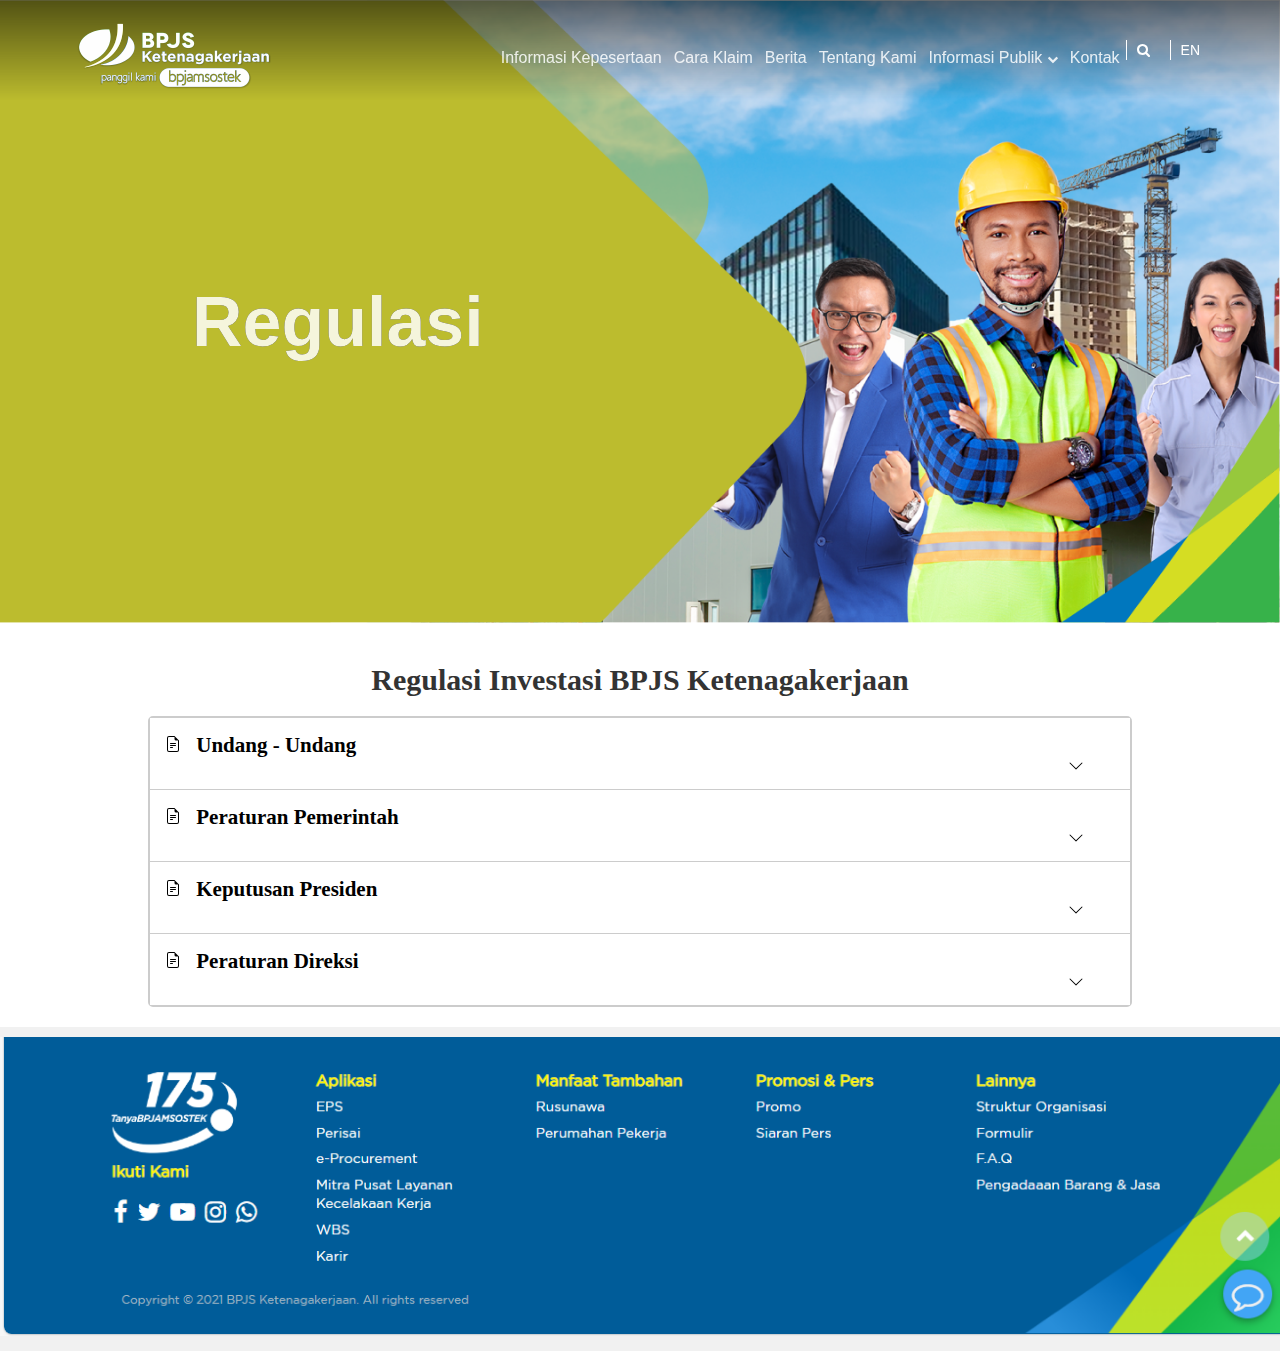
<file: regulasi.html>
<!DOCTYPE html>
<html lang="en">
<head>
    <meta charset="UTF-8">
    <meta http-equiv="X-UA-Compatible" content="IE=edge">
    <meta name="viewport" content="width=device-width, initial-scale=1.0">
    <meta name="description" content="BPJS Ketenagakerjaan memberikan program Jaminan Tenaga Kerja dan perlindungan sosial kepada seluruh pekerja di Indonesia." itemprop="description">
    <meta name="originalTitle" content="Program Jaminan Sosial Tenaga Kerja - BPJS Ketenagakerjaan">
    <title>BPJS Ketenagakerjaan</title>
    <link href="bootstrap.css" rel="stylesheet">
    <link rel="stylesheet" href="custom.css"/>
    <link rel="stylesheet" href="styles.css">
    <link rel="shortcut icon" type="image/png" href="images/favicon.png">
    <link rel="stylesheet" href="https://cdnjs.cloudflare.com/ajax/libs/font-awesome/4.7.0/css/font-awesome.min.css">
</head>
<body class="ui-transparent-nav">
    <!-- Navbar Fixed + Default -->
    <nav class="navbar navbar-fixed-top transparent navbar-default">
      <div class="container container-nav">
        <!-- Navbar Logo -->
        <a class="ui-variable-logo navbar-brand" href="/" title="BPJamsostek">
            <!-- Default Logo -->
            <img class="logo-default" src="images/logo-bpjamsostek-color.svg" alt="BPJS Ketenagakerjaan - BPJamsostek" data-uhd>
            <!-- Transparent Logo -->
            <img class="logo-transparent" src="images/download.png" alt="BPJS Ketenagakerjaan - BPJamsostek" data-uhd>
        </a><!-- .navbar-brand -->
        <!-- Navbar Toggle -->
        <a href="#" class="ui-mobile-nav-toggle pull-right mt-10"></a>
        <!-- Navbar Button -->
        <a href="/en" class="btn btn-sm pull-right mt-25"><span class="icon-globe"></span> EN</a>
        <a href="/search.html" class="btn btn-sm btn-search pull-right mt-25"><i class="fa fa-search"></i></a>
        <!-- Navbar Navigation -->
        <div class="ui-navigation navbar-right mt-10">
          <ul class="nav navbar-nav">
            <!-- Nav Item -->
            <li><a href="/informasi.html"><span>Informasi Kepesertaan</span></a></li>
            <!-- Nav Item -->
            <li><a href="/cara-klaim.html"><span>Cara Klaim</span></a></li>
            <!-- Nav Item -->
            <li><a href="/berita.html"><span>Berita</span></a></li>
            <!-- Nav Item -->
            <li><a href="/tentang-kami.html"><span>Tentang Kami</span></a></li>
            <li class="dropdown">
              <a class="dropdown-toggle" data-toggle="dropdown" href="#"><span>Informasi Publik <span></span><span class="fa fa-chevron-down" style="font-size: 11px"></span></span></a>
              <ul class="dropdown-menu">
                <li><a href="/laporan-pengelolaan-program.html"><span class="icon-submenu icon-kinerja"></span>Laporan Pengelolaan Program</a></li>
                <li><a href="/laporan-terintegrasi.html"><span class="icon-submenu icon-kinerja"></span>Laporan Terintegrasi</a></li>
                <li><a href="/good-governance.html"><span class="icon-submenu icon-good-governance"></span>Good Governance</a></li>
                <li><a href="/peraturan.html"><span class="icon-submenu icon-peraturan"></span>Peraturan-Peraturan</a></li>
                <li><a href="/tanggung-jawab-sosial-lingkungan.html"><span class="icon-submenu icon-tjsl"></span>TJSL</a></li>
                <li><a href="https://e-ppid.bpjsketenagakerjaan.go.id/"><span class="icon-submenu icon-tjsl"></span>E-PPID</a></li>
              </ul>
            </li>
            <!-- Nav Item -->
            <li><a href="/kontak.html"><span>Kontak</span></a></li>
          </ul><!-- .navbar-nav -->
        </div><!-- .ui-navigation -->
      </div><!-- .container -->
    </nav><!-- nav -->

    <div id="homepage-regulasi" class="main" role="main">
        <div class="carousel-inner">
        <div class="item-bg">
            <img src="images/banner_hd_JKP_Banner_Besar.png" alt="Investment BPJAMSOSTEK" class="web-banner" style="width:100%;">
            <img src="images/banner_mobile_Artboard_23-100.jpg" alt="Investment BPJAMSOSTEK" class="mobile-banner" style="width:100%;">
            <div class="carousel-caption">   
            <h1 class="heading-takel" data-show="fade-in-up-big" data-delay="100">
                Regulasi
            </h1>      
            </div>
        </div>
    </div>

    <div class="container-regulasi">
        <h2>Regulasi Investasi BPJS Ketenagakerjaan</h2>
        <div class="accordion">
            <div class="accordion-item">
                <button class="accordion-button"> <svg xmlns="http://www.w3.org/2000/svg" width="16" height="16" fill="currentColor" class="bi bi-file-earmark-text" viewBox="0 0 16 16">
                    <path d="M5.5 7a.5.5 0 0 0 0 1h5a.5.5 0 0 0 0-1zM5 9.5a.5.5 0 0 1 .5-.5h5a.5.5 0 0 1 0 1h-5a.5.5 0 0 1-.5-.5m0 2a.5.5 0 0 1 .5-.5h2a.5.5 0 0 1 0 1h-2a.5.5 0 0 1-.5-.5"/>
                    <path d="M9.5 0H4a2 2 0 0 0-2 2v12a2 2 0 0 0 2 2h8a2 2 0 0 0 2-2V4.5zm0 1v2A1.5 1.5 0 0 0 11 4.5h2V14a1 1 0 0 1-1 1H4a1 1 0 0 1-1-1V2a1 1 0 0 1 1-1z"/>
                </svg> Undang - Undang <svg xmlns="http://www.w3.org/2000/svg" width="16" height="16" fill="currentColor" class="bi bi-chevron-down right-icon" viewBox="0 0 16 16">
                    <path fill-rule="evenodd" d="M1.646 4.646a.5.5 0 0 1 .708 0L8 10.293l5.646-5.647a.5.5 0 0 1 .708.708l-6 6a.5.5 0 0 1-.708 0l-6-6a.5.5 0 0 1 0-.708"/>
                </svg></button>
                <div class="accordion-content">
                    <table class="table-issa-guideline-regulasi">
                        <tr>
                            <td>1</td>
                            <td>Undang-Undang Nomor 24 Tahun 2011 tentang Badan Penyelenggara Jaminan Sosial (Lembaran Negara Republik Indonesia Tahun 2011 Nomor 116, Tambahan Lembaran Negara Nomor 5256)</td>
                        </tr>
                        <tr>
                            <td>2</td>
                            <td>Undang-Undang Nomor 6 Tahun 2023 tentang Penetapan Peraturan Pemerintah Pengganti Undang-Undang Nomor 2 Tahun 2022 tentang Cipta Kerja menjadi Undang-Undang (Lembaran Negara Republik Indonesia Tahun 2023 Nomor 41, Tambahan Lembaran Negara Republik Indonesia Nomor 6856)</td>
                        </tr>
                    </table>
                </div>
            </div>
            <div class="accordion-item">
                <button class="accordion-button"> <svg xmlns="http://www.w3.org/2000/svg" width="16" height="16" fill="currentColor" class="bi bi-file-earmark-text" viewBox="0 0 16 16">
                    <path d="M5.5 7a.5.5 0 0 0 0 1h5a.5.5 0 0 0 0-1zM5 9.5a.5.5 0 0 1 .5-.5h5a.5.5 0 0 1 0 1h-5a.5.5 0 0 1-.5-.5m0 2a.5.5 0 0 1 .5-.5h2a.5.5 0 0 1 0 1h-2a.5.5 0 0 1-.5-.5"/>
                    <path d="M9.5 0H4a2 2 0 0 0-2 2v12a2 2 0 0 0 2 2h8a2 2 0 0 0 2-2V4.5zm0 1v2A1.5 1.5 0 0 0 11 4.5h2V14a1 1 0 0 1-1 1H4a1 1 0 0 1-1-1V2a1 1 0 0 1 1-1z"/>
                </svg> Peraturan Pemerintah <svg xmlns="http://www.w3.org/2000/svg" width="16" height="16" fill="currentColor" class="bi bi-chevron-down right-icon" viewBox="0 0 16 16">
                    <path fill-rule="evenodd" d="M1.646 4.646a.5.5 0 0 1 .708 0L8 10.293l5.646-5.647a.5.5 0 0 1 .708.708l-6 6a.5.5 0 0 1-.708 0l-6-6a.5.5 0 0 1 0-.708"/>
                </svg></button></button>
                <div class="accordion-content">
                    <table class="table-issa-guideline-regulasi">
                        <tr>
                            <td>1</td>
                            <td>Peraturan Pemerintah Nomor 99 Tahun 2013 tentang Pengelolaan Aset Jaminan Sosial Ketenagakerjaan (Lembaran Negara Republik Indonesia Tahun 2013 Nomor 256, Tambahan Lembaran Negara Nomor 5486) sebagaimana telah diubah dengan Peraturan Pemerintah Nomor 55 Tahun 2015 tentang Perubahan Atas Peraturan Pemerintah Nomor 99 Tahun 2013 tentang Pengelolaan Aset Jaminan Sosial Ketenagakerjaan (Lembaran Negara Republik Indonesia Tahun 2015 Nomor 179, Tambahan Lembaran Negara Nomor 5724)</td>
                        </tr>
                        <tr>
                            <td>2</td>
                            <td>Peraturan Presiden Nomor 25 Tahun 2020 tentang Tata Kelola Badan Penyelenggaraan Jaminan Sosial (Lembaran Negara Republik Indonesia Tahun 2020 Nomor 38)</td>
                        </tr>
                    </table>
                </div>
            </div>
            <div class="accordion-item">
                <button class="accordion-button"> <svg xmlns="http://www.w3.org/2000/svg" width="16" height="16" fill="currentColor" class="bi bi-file-earmark-text" viewBox="0 0 16 16">
                    <path d="M5.5 7a.5.5 0 0 0 0 1h5a.5.5 0 0 0 0-1zM5 9.5a.5.5 0 0 1 .5-.5h5a.5.5 0 0 1 0 1h-5a.5.5 0 0 1-.5-.5m0 2a.5.5 0 0 1 .5-.5h2a.5.5 0 0 1 0 1h-2a.5.5 0 0 1-.5-.5"/>
                    <path d="M9.5 0H4a2 2 0 0 0-2 2v12a2 2 0 0 0 2 2h8a2 2 0 0 0 2-2V4.5zm0 1v2A1.5 1.5 0 0 0 11 4.5h2V14a1 1 0 0 1-1 1H4a1 1 0 0 1-1-1V2a1 1 0 0 1 1-1z"/>
                </svg> Keputusan Presiden <svg xmlns="http://www.w3.org/2000/svg" width="16" height="16" fill="currentColor" class="bi bi-chevron-down right-icon" viewBox="0 0 16 16">
                    <path fill-rule="evenodd" d="M1.646 4.646a.5.5 0 0 1 .708 0L8 10.293l5.646-5.647a.5.5 0 0 1 .708.708l-6 6a.5.5 0 0 1-.708 0l-6-6a.5.5 0 0 1 0-.708"/>
                </svg></button></button>
                <div class="accordion-content">
                    <table class="table-issa-guideline-regulasi">
                        <tr>
                            <td>1</td>
                            <td>Keputusan Presiden Nomor 38/P Tahun 2021 tentang Pengangkatan Keanggotaan Dewan Pengawas dan Keanggotaan Direksi Badan Penyelenggara Jaminan Sosial Ketenagakerjaan Masa Jabatan Tahun 2021-2026</td>
                        </tr>
                    </table>
                </div>
            </div>
            <div class="accordion-item">
                <button class="accordion-button"> <svg xmlns="http://www.w3.org/2000/svg" width="16" height="16" fill="currentColor" class="bi bi-file-earmark-text" viewBox="0 0 16 16">
                    <path d="M5.5 7a.5.5 0 0 0 0 1h5a.5.5 0 0 0 0-1zM5 9.5a.5.5 0 0 1 .5-.5h5a.5.5 0 0 1 0 1h-5a.5.5 0 0 1-.5-.5m0 2a.5.5 0 0 1 .5-.5h2a.5.5 0 0 1 0 1h-2a.5.5 0 0 1-.5-.5"/>
                    <path d="M9.5 0H4a2 2 0 0 0-2 2v12a2 2 0 0 0 2 2h8a2 2 0 0 0 2-2V4.5zm0 1v2A1.5 1.5 0 0 0 11 4.5h2V14a1 1 0 0 1-1 1H4a1 1 0 0 1-1-1V2a1 1 0 0 1 1-1z"/>
                </svg> Peraturan Direksi <svg xmlns="http://www.w3.org/2000/svg" width="16" height="16" fill="currentColor" class="bi bi-chevron-down right-icon" viewBox="0 0 16 16">
                    <path fill-rule="evenodd" d="M1.646 4.646a.5.5 0 0 1 .708 0L8 10.293l5.646-5.647a.5.5 0 0 1 .708.708l-6 6a.5.5 0 0 1-.708 0l-6-6a.5.5 0 0 1 0-.708"/>
                </svg></button></button>
                <div class="accordion-content">
                    <table class="table-issa-guideline-regulasi">
                        <tr>
                            <td>1</td>
                            <td>Peraturan Direksi BPJS Ketenagakerjaan Nomor PERDIR/1/012021 tentang Pedoman Tata Kelola yang Baik BPJS Ketenagakerjaan</td>
                        </tr>
                        <tr>
                            <td>2</td>
                            <td>Peraturan Direksi BPJS Ketenagakerjaan Nomor PERDIR/22/082018 tentang Kebijakan Manajemen Risiko BPJS Ketenagakerjaan</td>
                        </tr>
                        <tr>
                            <td>3</td>
                            <td>Peraturan Direksi BPJS Ketenagakerjaan Nomor 1/PERDIR.01/012022 tentang Pembentukan Peraturan di Lingkungan BPJS Ketenagakerjaan</td>
                        </tr>
                        <tr>
                            <td>4</td>
                            <td>Peraturan Direksi BPJS Ketenagakerjaan Nomor 6/PERDIR.01/032022 tentang Pedoman Pengendalian Benturan Kepentingan BPJS Ketenagakerjaan</td>
                        </tr>
                        <tr>
                            <td>5</td>
                            <td>Peraturan Direksi BPJS Ketenagakerjaan Nomor 8/PERDIR.04/042023 tentang Struktur Organisasi BPJS Ketenagakerjaan;</td>
                        </tr>
                    </table>
                </div>
            </div>
        </div>
    </div>

    <script>
        document.querySelectorAll('.accordion-button').forEach(button => {
            button.addEventListener('click', () => {
                const accordionContent = button.nextElementSibling;

                button.classList.toggle('active');

                if (button.classList.contains('active')) {
                    accordionContent.style.maxHeight = accordionContent.scrollHeight + 'px';
                } else {
                    accordionContent.style.maxHeight = 0;
                }
            });
        });
    </script>

    <footer>
        <img src="images/footer.png" alt="Screenshot" class="footer-image">
    </footer>
</body>
</html>
</file>
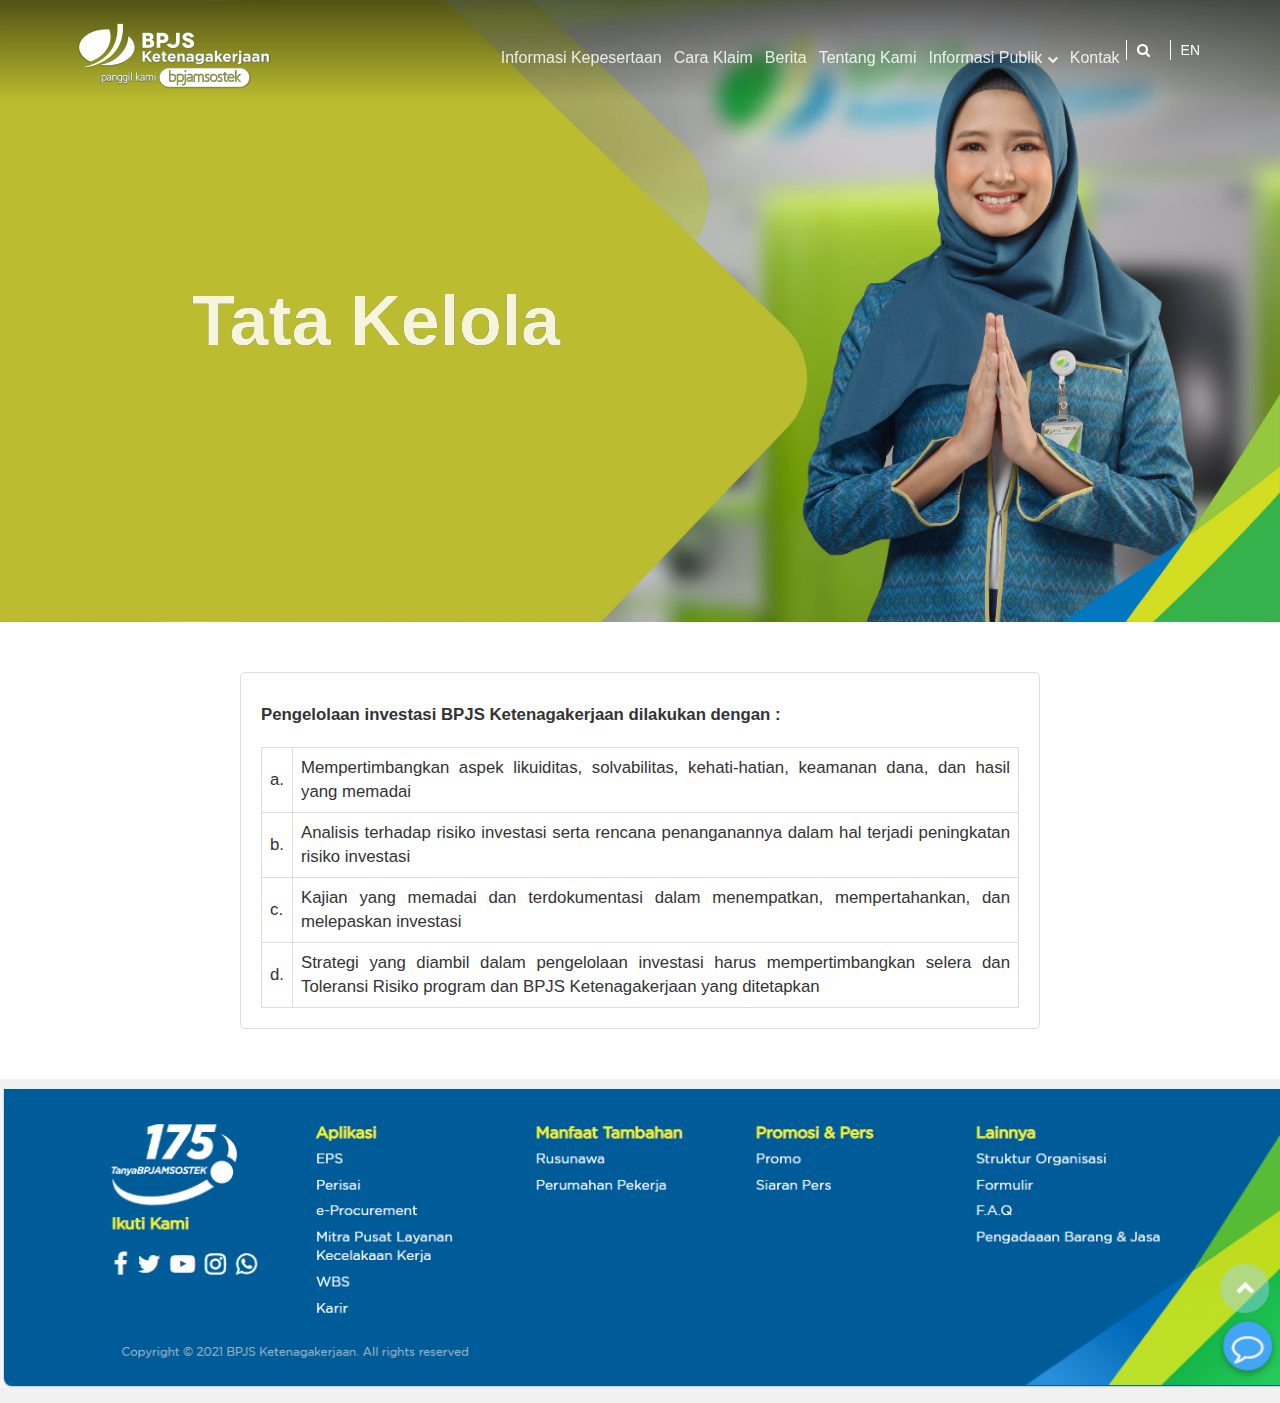
<file: tatakelola.html>
<!DOCTYPE html>
<html lang="en">
<head>
    <meta charset="UTF-8">
    <meta http-equiv="X-UA-Compatible" content="IE=edge">
    <meta name="viewport" content="width=device-width, initial-scale=1.0">
    <meta name="description" content="BPJS Ketenagakerjaan memberikan program Jaminan Tenaga Kerja dan perlindungan sosial kepada seluruh pekerja di Indonesia." itemprop="description">
    <meta name="originalTitle" content="Program Jaminan Sosial Tenaga Kerja - BPJS Ketenagakerjaan">
    <title>BPJS Ketenagakerjaan</title>
    <link href="bootstrap.css" rel="stylesheet">
    <link rel="stylesheet" href="custom.css"/>
    <link rel="stylesheet" href="styles.css">
    <link rel="shortcut icon" type="image/png" href="images/favicon.png">
    <link rel="stylesheet" href="https://cdnjs.cloudflare.com/ajax/libs/font-awesome/4.7.0/css/font-awesome.min.css">
</head>
<body class="ui-transparent-nav">
    <!-- Navbar Fixed + Default -->
    <nav class="navbar navbar-fixed-top transparent navbar-default">
      <div class="container container-nav">
        <!-- Navbar Logo -->
        <a class="ui-variable-logo navbar-brand" href="/" title="BPJamsostek">
            <!-- Default Logo -->
            <img class="logo-default" src="images/logo-bpjamsostek-color.svg" alt="BPJS Ketenagakerjaan - BPJamsostek" data-uhd>
            <!-- Transparent Logo -->
            <img class="logo-transparent" src="images/download.png" alt="BPJS Ketenagakerjaan - BPJamsostek" data-uhd>
        </a><!-- .navbar-brand -->
        <!-- Navbar Toggle -->
        <a href="#" class="ui-mobile-nav-toggle pull-right mt-10"></a>
        <!-- Navbar Button -->
        <a href="/en" class="btn btn-sm pull-right mt-25"><span class="icon-globe"></span> EN</a>
        <a href="/search.html" class="btn btn-sm btn-search pull-right mt-25"><i class="fa fa-search"></i></a>
        <!-- Navbar Navigation -->
        <div class="ui-navigation navbar-right mt-10">
          <ul class="nav navbar-nav">
            <!-- Nav Item -->
            <li><a href="/informasi.html"><span>Informasi Kepesertaan</span></a></li>
            <!-- Nav Item -->
            <li><a href="/cara-klaim.html"><span>Cara Klaim</span></a></li>
            <!-- Nav Item -->
            <li><a href="/berita.html"><span>Berita</span></a></li>
            <!-- Nav Item -->
            <li><a href="/tentang-kami.html"><span>Tentang Kami</span></a></li>
            <li class="dropdown">
              <a class="dropdown-toggle" data-toggle="dropdown" href="#"><span>Informasi Publik <span></span><span class="fa fa-chevron-down" style="font-size: 11px"></span></span></a>
              <ul class="dropdown-menu">
                <li><a href="/laporan-pengelolaan-program.html"><span class="icon-submenu icon-kinerja"></span>Laporan Pengelolaan Program</a></li>
                <li><a href="/laporan-terintegrasi.html"><span class="icon-submenu icon-kinerja"></span>Laporan Terintegrasi</a></li>
                <li><a href="/good-governance.html"><span class="icon-submenu icon-good-governance"></span>Good Governance</a></li>
                <li><a href="/peraturan.html"><span class="icon-submenu icon-peraturan"></span>Peraturan-Peraturan</a></li>
                <li><a href="/tanggung-jawab-sosial-lingkungan.html"><span class="icon-submenu icon-tjsl"></span>TJSL</a></li>
                <li><a href="https://e-ppid.bpjsketenagakerjaan.go.id/"><span class="icon-submenu icon-tjsl"></span>E-PPID</a></li>
              </ul>
            </li>
            <!-- Nav Item -->
            <li><a href="/kontak.html"><span>Kontak</span></a></li>
          </ul><!-- .navbar-nav -->
        </div><!-- .ui-navigation -->
      </div><!-- .container -->
    </nav><!-- nav -->

    <div id="homepage-tatakelola" class="main" role="main">
        <div class="carousel-inner">
        <div class="item-bg">
            <img src="images/banner_hd_Web_Banner_-_Anti_Gratifikasi-01_(2).jpg" alt="Investment BPJAMSOSTEK" class="web-banner" style="width:100%;">
            <img src="images/banner_mobile_Web_Banner_-_Anti_Gratifikasi-02_(2).jpg" alt="Investment BPJAMSOSTEK" class="mobile-banner" style="width:100%;">
            <div class="carousel-caption">   
            <h1 class="heading-takel" data-show="fade-in-up-big" data-delay="100">
                Tata Kelola
            </h1>      
            </div>
        </div>
    </div>

    <div role="tabpanel" class="tab-pane active" id="issaGuide">
        <div class="row ui-icon-blocks ui-blocks-h ui-stats icons-lg">
            <div class="container container-bodytipis gg-tata-kelola">
                <p><b>Pengelolaan investasi BPJS Ketenagakerjaan dilakukan dengan : </b></p>
                <table class="table-issa-guideline-takel">
                    <tr>
                        <td>a.</td>
                        <td>Mempertimbangkan aspek likuiditas, solvabilitas, kehati-hatian, keamanan dana, dan hasil yang memadai</td>
                    </tr>
                    <tr>
                        <td>b.</td>
                        <td>Analisis terhadap risiko investasi serta rencana penanganannya dalam hal terjadi peningkatan risiko investasi</td>
                    </tr>
                    <tr>
                        <td>c.</td>
                        <td>Kajian yang memadai dan terdokumentasi dalam menempatkan, mempertahankan, dan melepaskan investasi</td>
                    </tr>
                    <tr>
                        <td>d.</td>
                        <td>Strategi yang diambil dalam pengelolaan investasi harus mempertimbangkan selera dan Toleransi Risiko program dan BPJS Ketenagakerjaan yang ditetapkan</td>
                    </tr>
                </table>
            </div>
        </div>
    </div>

    <footer>
        <img src="images/footer.png" alt="Screenshot" class="footer-image">
    </footer>
</body>
</html>
</file>
<file: custom.css>
.dropdown-menu {
  display: none;
  border-radius: 10px;
}

.carousel-control .fa {
  position: absolute;
  top: 50%;
  z-index: 5;
  display: inline-block;
  font-size: 20px;
  cursor: pointer;
  color: #fff; /* Warna ikon */
  transform: translateY(-50%);
}

.left.carousel-control .fa {
  left: 10px; /* Jarak dari tepi kiri */
}

.right.carousel-control .fa {
  right: 10px; /* Jarak dari tepi kanan */
}

/* Increase font size for h1 */
.carousel-caption h1.heading {
  font-size: 3em; /* Adjust the size as needed */
  font-weight: bold; /* Optional: make the font bold */
  padding-bottom: 0.5em;
  text-align: left; /* Align text to the left */
}

.carousel-caption p.paragraph,
.carousel-caption p.investment {
  text-align: left; /* Align text to the left */
  font-size: 1.5em; /* Adjust the size as needed */
  font-family: Cambria, Cochin, Georgia, Times, 'Times New Roman', serif;
  /* Other styling properties as needed */
}

.carousel-caption p.investment {
  text-align: left; /* Justify text to align it both left and right */
  font-size: 1.3em; /* Adjust the size as needed */
}

.section-menu {
  padding: 80px;
  background-color: #f8f9fa; /* Light background color */
}

.container.gg-content-main-2 {
  display: flex;
  justify-content: space-between; /* Distributes space between items */
  align-items: center; /* Aligns items vertically centered */
  flex-wrap: wrap; /* Allows items to wrap to the next line if needed */
}

.col-md-3, .col-xs-6 {
  flex: 1 1 20%; /* Makes each item take an equal amount of space */
  max-width: 20%; /* Adjusts width of each item */
  box-sizing: border-box; /* Ensures padding and border are included in the width */
  text-align: center; /* Centers the text */
}

.col-md-3 img, .col-xs-6 img {
  width: 100%; /* Makes images responsive */
  height: auto;
  display: block;
  margin: 0 auto;
}

.col-md-3 p, .col-xs-6 p {
  margin-top: 10px;
  font-size: 20px;
}

.col-md-3 a, .col-xs-6 a {
  text-decoration: none;
  color: rgb(64, 98, 148);
  font-weight: bold;
  font-family: 'Franklin Gothic Medium', 'Arial Narrow', Arial, sans-serif;
}

.section-yt {
  position: relative;
  display: flex;
  flex-direction: column;
  justify-content: center;
  align-items: center;
  padding: 80px;
  width: 100%;
  height: 100%;
}

.carousel-title {
  margin-bottom: 20px;
  font-size: 24px;
  font-weight: bold;
  text-align: center;
}

.carousel-yt {
  position: relative;
  width: 70%;
  max-width: 700px;
  overflow: hidden;
  border: 2px solid #ddd;
  border-radius: 10px;
}

.carousel-inner-yt {
  display: flex;
  transition: transform 0.5s ease-in-out;
}

.carousel-item-yt {
  min-width: 100%;
  box-sizing: border-box;
}

.carousel-item-yt img {
  width: 100%;
  display: block;
}

.carousel-control-yt {
  position: absolute;
  top: 50%;
  transform: translateY(-50%);
  color: #313131;
  border: none;
  padding: 10px;
  cursor: pointer;
  z-index: 100;
}

.carousel-control-yt.prev {
  left: 10%;
}

.carousel-control-yt.next {
  right: 10%;
}

footer {
  background-color: #f1f1f1;
  text-align: center;
  padding: 10px 0;
}

.footer-image {
  max-width: 100%;
  height: auto;
}

.item-bg h1 {
  font-size: 5em; /* Adjust the size as needed */
  font-weight: bold; /* Optional: make the font bold */
  padding-bottom: 0.5em;
  padding-top: 15%;
  padding-left: 10%;
  color: beige;
}

.tab-pane {
  padding: 50px;
}

.container-bodytipis {
  max-width: 800px;
  margin: 0 auto;
  padding: 20px;
  border: 1px solid #ddd;
  border-radius: 5px;
  background-color: #fff;
}

h3 {
  margin: 0 0 10px 0;
  font-weight: bold;
}

p {
  margin: 10px 0;
  font-family: 'Franklin Gothic Medium', 'Arial Narrow', Arial, sans-serif;
  font-size: 1.2em;
}

.table-issa-guideline {
  width: 100%;
  border-collapse: collapse;
  margin-top: 20px;
}

.table-issa-guideline tr td {
  border: 1px solid #ddd;
  padding: 8px;
  text-align: left;
  font-size: 1.2em;
}

.table-issa-guideline tr td:first-child {
  width: 40px;
  text-align: center;
}

.table-issa-guideline tr td:last-child {
  text-align: left;
}

.container-SAA {
  max-width: 900px;
  margin: 0 auto;
  padding: 50px;
  text-align: justify; /* Align text to the left */
}

.container-SAA a {
  font-size: 1.2em; /* Ubah nilai sesuai dengan ukuran font yang diinginkan */
  color: black;
  text-decoration: none;
}

.table-issa-guideline-regulasi,
.table-issa-guideline-kb,
.table-issa-guideline-takel {
  width: 100%;
  border-collapse: collapse;
  margin-top: 20px;
}

.table-issa-guideline-regulasi td,
.table-issa-guideline-kb tr td,
.table-issa-guideline-takel tr td {
  border: 1px solid #ddd;
  padding: 8px;
  font-size: 1.2em;
  text-align: justify;
}

.table-issa-guideline-kb .bg-yellow {
  background-color: #ffff00;
  font-weight: bold;
  padding: 8px;
}

.container-regulasi {
  width: 80%;
  margin: auto;
  padding: 20px;
}

h2 {
  text-align: center;
  margin-bottom: 20px;
  font-family: Cambria, Cochin, Georgia, Times, 'Times New Roman', serif;
  font-weight: bold;
}

.accordion {
  border: 2px solid #ccc;
  border-radius: 5px;
}

.accordion-item {
  border-top: 1px solid #ccc;
}

.accordion-item:first-child {
  border-top: none;
}

.accordion-button {
  background-color: #ffffff;
  border: none;
  width: 100%;
  text-align: left;
  padding: 15px;
  cursor: pointer;
  outline: none;
  font-size: 1.5em;
  font-weight: bold;
  color: black;
  font-family: Cambria, Cochin, Georgia, Times, 'Times New Roman', serif;
  transition: background-color 0.2s ease;
}

.accordion-button svg {
  margin-right: 10px; /* Adjust the spacing as needed */
}

.right-icon {
  margin-left: 95%; /* Align the icon to the right */
  display: flex;
}

.accordion-button:hover,
.accordion-button.active {
  background-color: yellow;
}

.accordion-content {
  max-height: 0;
  overflow: hidden;
  transition: max-height 0.2s ease;
  padding: 0 15px;
}

.accordion-content .table-issa-guideline-regulasi {
  width: 100%;
  border-collapse: collapse;
  margin-bottom: 20px; /* Add bottom margin for spacing */
}

.accordion-content .table-issa-guideline-regulasi td {
  border: 1px solid #ddd;
  padding: 8px;
}

@media (max-width: 768px) {
  .carousel-caption h1.heading {
    font-size: 2em; /* Smaller size for smaller screens */
  }

  .carousel-caption p.paragraph,
  .carousel-caption p.investment {
    font-size: 1.2em; /* Smaller size for smaller screens */
  }

  .section-menu {
    padding: 40px; /* Reduced padding for smaller screens */
  }

  .col-md-3, .col-xs-6 {
    flex: 1 1 45%; /* Makes items take up more space on smaller screens */
    max-width: 45%;
  }

  .carousel-yt {
    width: 90%; /* Increase width for smaller screens */
  }

  .item-bg h1 {
    font-size: 3em; /* Smaller size for smaller screens */
    padding-top: 10%;
    padding-left: 5%;
  }

  .container-bodytipis, .container-SAA, .container-regulasi {
    padding: 10px; /* Reduced padding for smaller screens */
  }

  .accordion-button {
    font-size: 1.2em; /* Smaller size for smaller screens */
  }

  .table-issa-guideline td,
  .table-issa-guideline-regulasi td,
  .table-issa-guideline-kb td,
  .table-issa-guideline-takel td {
    font-size: 1em; /* Smaller size for smaller screens */
  }
}

@media (max-width: 480px) {
  .col-md-3, .col-xs-6 {
    flex: 1 1 100%; /* Full width on very small screens */
    max-width: 100%;
  }
}
</file>
<file: styles.css>
/* Responsive Navbar */
@media (min-width: 740px) {
  .container-nav {
    width: 600px !important;
  }
}
@media (min-width: 992px) {
  .container-nav {
    width: 736px !important;
  }
}
@media (min-width: 1200px) {
  .container-nav {
    width: 100% !important;
    padding-left: 7rem !important;
    padding-right: 7rem !important;
  }
}
.navbar-fixed-top {
  position: fixed;
  top: 0;
  right: 0;
  left: 0;
  z-index: 9;
}
.navbar-brand {
  float: left;
  padding: 20.5px 1rem;
  font-size: 16px;
  line-height: 19px;
  height: 80px;
}
@media (min-width: 740px) {
  .navbar-nav {
    float: left;
    margin: 0;
  }
  .navbar-nav > li {
    float: left;
  }
  .navbar-nav > li > a {
    padding-top: 30.5px;
    padding-bottom: 30.5px;
  }
}
@media (min-width: 740px) {
  .navbar-left {
    float: left !important;
  }
  .navbar-right {
    float: right !important;
    margin-right: -1rem;
  }
  .navbar-right ~ .navbar-right {
    margin-right: 0;
  }
}
/* 17 :: DROPDOWNS */
.dropdown .dropdown-header {
  font-weight: 600;
  text-transform: uppercase;
}
.dropdown .dropdown-menu li a {
  font-weight: 600;
}
.navbar .navbar-brand {
  position: relative;
  font-size: 1.4rem;
}
.navbar .navbar-brand img {
  height: 30px;
  width: auto;
  position: absolute;
  top: 50%;
  left: 0;
  margin-top: -15px;
  transition: opacity 0.35s ease-out;
}
.navbar .btn {
  transition: background 0.35s ease-out;
  padding: 0rem 1rem;
  margin: 9px 0 9px 1rem;
  color: #FFF;
}
.navbar.transparent,
.navbar.transparent.navbar-inverse,
.navbar.transparent.navbar-default,
.navbar.transparent.bg-primary {
  background-color: transparent;
  box-shadow: none;
  background-image: linear-gradient(to bottom, #00000090, #00000000);
}
.navbar.transparent .navbar-brand,
.navbar.transparent.navbar-inverse .navbar-brand,
.navbar.transparent.navbar-default .navbar-brand,
.navbar.transparent.bg-primary .navbar-brand {
  color: #FFF;
}
.navbar.transparent .navbar-nav > li > a,
.navbar.transparent.navbar-inverse .navbar-nav > li > a,
.navbar.transparent.navbar-default .navbar-nav > li > a,
.navbar.transparent.bg-primary .navbar-nav > li > a {
  color: rgba(255, 255, 255, 0.85);
  font-weight: normal;
  font-stretch: normal;
  font-style: normal;
}
.navbar.transparent .navbar-nav > li > a > span,
.navbar.transparent.navbar-inverse .navbar-nav > li > a > span,
.navbar.transparent.navbar-default .navbar-nav > li > a > span,
.navbar.transparent.bg-primary .navbar-nav > li > a > span {
  background-color: rgba(255, 255, 255, 0);
  display: block;
  padding: 8px 1px;
  margin: -8px;
  border-radius: 8px;
}
.navbar.transparent .navbar-nav > li > a:hover > span,
.navbar.transparent.navbar-inverse .navbar-nav > li > a:hover > span,
.navbar.transparent.navbar-default .navbar-nav > li > a:hover > span,
.navbar.transparent.bg-primary .navbar-nav > li > a:hover > span {
  background-color: rgba(255, 255, 255, 0.21);
  display: block;
  padding: 8px 1px;
  margin: -8px;
  border-radius: 8px;
}
.navbar.transparent .navbar-nav > li > a:hover,
.navbar.transparent.navbar-inverse .navbar-nav > li > a:hover,
.navbar.transparent.navbar-default .navbar-nav > li > a:hover,
.navbar.transparent.bg-primary .navbar-nav > li > a:hover {
  color: #FFF;
}
.navbar.transparent .navbar-nav > li.active > a,
.navbar.transparent.navbar-inverse .navbar-nav > li.active > a,
.navbar.transparent.navbar-default .navbar-nav > li.active > a,
.navbar.transparent.bg-primary .navbar-nav > li.active > a {
  color: #FFF;
}
.navbar.transparent .btn,
.navbar.transparent.navbar-inverse .btn,
.navbar.transparent.navbar-default .btn,
.navbar.transparent.bg-primary .btn {
  color: #FFF;
  border-left: 1px solid #fff;
  border-radius: 0;
}
.section.bg-overlay {
  background-position: center center;
  background-size: cover;
}
.section.bg-overlay .container {
  position: relative;
  z-index: 2;
}
.section.bg-overlay::before {
  display: block;
  content: "";
  opacity: 0.8;
  position: absolute;
  top: 0;
  left: 0;
  height: 100%;
  width: 100%;
  z-index: 1;
}
.carousel-control.right {
  right: 0;
  left: auto;
  background: rgba(0, 0, 0, 0);
}
.carousel-control.left {
  background: rgba(0, 0, 0, 0);
}
.carousel-caption {
  position: absolute;
  right: auto;
  top: 30%;
  left: 11%;
  z-index: 10;
  padding-top: 0;
  padding-bottom: 20px;
  color: #fff;
  text-align: left;
  text-shadow: 0 0 black;
  width: 40%;
}
.carousel-caption .paragraph {
  font-size: 14px;
}
.carousel-control {
  width: 10%;
}
.carousel-inner {
  position: relative;
  overflow: hidden;
}
.carousel-control.left,
.carousel-control.right {
  margin-left: 20px;
  background-image: none;
}
.carousel-inner .web-banner {
  display: block;
}
.carousel-inner .mobile-banner {
  display: none !important;
}
@media screen and (max-width: 1400px) {
  #homepage .ui-gradient-animator .heading,
  .ui-gradient-animator .sub-heading,
  .ui-gradient-animator .ui-icon-block .icon,
  .ui-gradient-animator a,
  .ui-gradient-animator .price,
  .ui-blue-color .heading,
  .ui-blue-color .sub-heading,
  .ui-blue-color .ui-icon-block .icon,
  .ui-blue-color a,
  .ui-blue-color .price {
    color: #FFF;
    margin-top: 5px;
    font-size: 54px;
  }
  #homepage .actions .btn {
    margin-right: 1rem;
    margin-bottom: 0;
    margin-top: -4px;
    font-size: 18px;
  }
  .carousel-control .glyphicon-chevron-left,
  .carousel-control .icon-prev {
    margin-left: -19px;
  }
  .navbar.transparent .navbar-nav > li > a > span,
  .navbar.transparent.navbar-inverse .navbar-nav > li > a > span,
  .navbar.transparent.navbar-default .navbar-nav > li > a > span,
  .navbar.transparent.bg-primary .navbar-nav > li > a > span {
    background-color: rgba(255, 255, 255, 0);
    display: block;
    padding: 8px 1px;
    font-size: 16px;
    margin: -8px -10px;
    border-radius: 8px;
  }
  .navbar.transparent .navbar-nav > li > a:hover > span,
  .navbar.transparent.navbar-inverse .navbar-nav > li > a:hover > span,
  .navbar.transparent.navbar-default .navbar-nav > li > a:hover > span,
  .navbar.transparent.bg-primary .navbar-nav > li > a:hover > span {
    background-color: rgba(255, 255, 255, 0.21);
    display: block;
    padding: 8px 1px;
    margin: -8px;
    border-radius: 8px;
  }
  .navbar-default .navbar-nav > li > a > span,
  .navbar-default .navbar-nav > li > a > span {
    background-color: rgba(0, 0, 0, 0);
    display: block;
    padding: 8px 1px;
    font-size: 16px;
    margin: -8px -10px;
  }
  .mt-25 {
    margin-top: 25px !important;
  }
  .mt-10 {
    margin-top: 1px !important;
  }
  .logo-default,
  .logo-transparent {
    height: 75px !important;
    margin-top: -39px !important;
  }
  .container-nav {
    max-width: 1440px;
    margin-top: 15px;
  }
  .fix-cara-klaim-box .icon-tab {
    display: inline-table;
    padding: 20px;
  }
  .page-search {
    margin-top: -80px;
  }
  .page-search-button a {
    font-size: 17px;
    margin: 20px 0;
  }
}
@media screen and (max-width: 768px) {
  .wraping-cairkan {
    display: inline-flex;
    padding: 20px;
  }
  .wraping-cairkan .badge {
    height: 40px;
  }
  .mencairkan-saldo .cair-text {
    font-size: 14px;
  }
  .proslay-text {
    text-align: start;
    width: 250px;
  }
  .proslay-text-2 {
    text-align: start;
    width: 180px;
  }
  .w-img-jkp-1 {
    margin-left: -50px;
    width: 55px !important;
  }
}
@media screen and (max-width: 480px) {
  .carousel-caption {
    width: 80%;
    top: 20%;
    left: 10%;
  }
  .navbar-brand {
    font-size: 1.2rem;
  }
  .navbar-nav > li > a {
    padding-top: 15px;
    padding-bottom: 15px;
  }
  .navbar-nav > li > a > span {
    font-size: 14px;
    padding: 4px 1px;
    margin: -4px;
  }
  .navbar.transparent .navbar-nav > li > a > span {
    padding: 4px 1px;
    font-size: 14px;
    margin: -4px -5px;
  }
}
</file>
